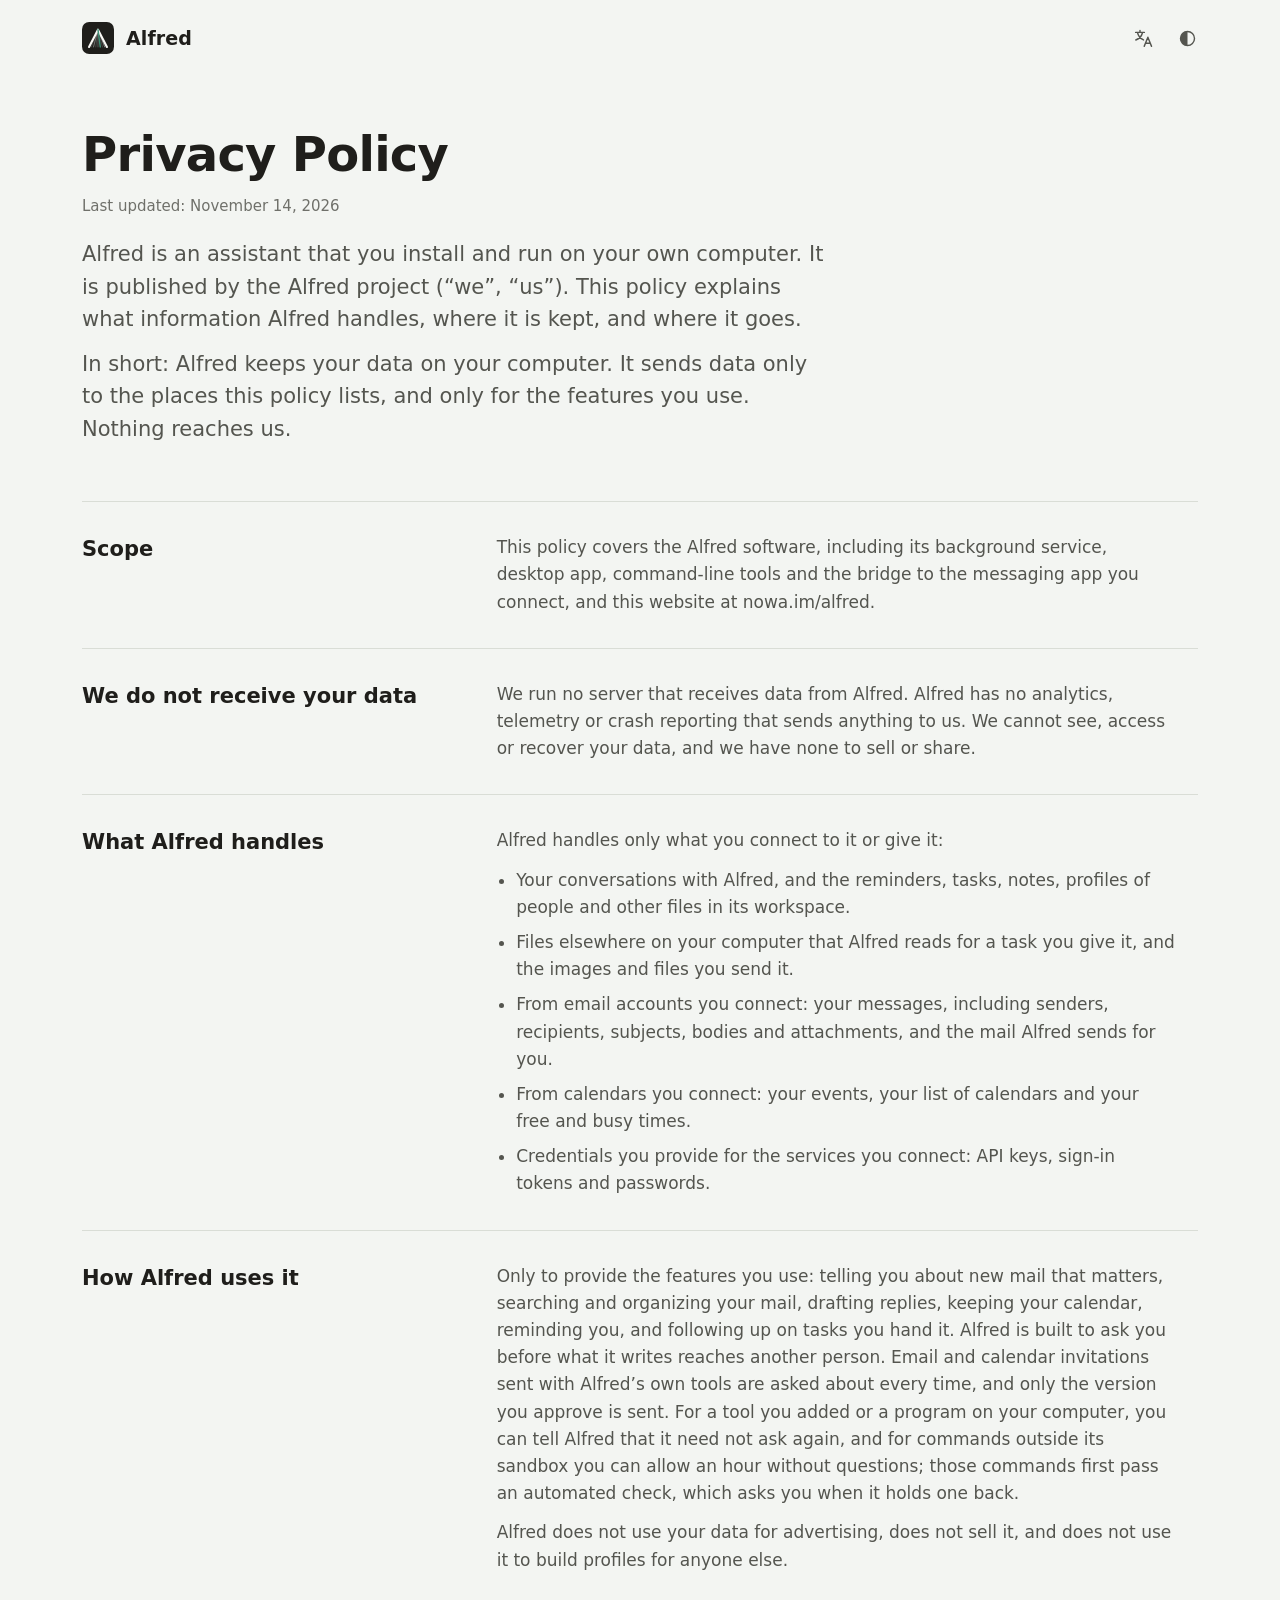
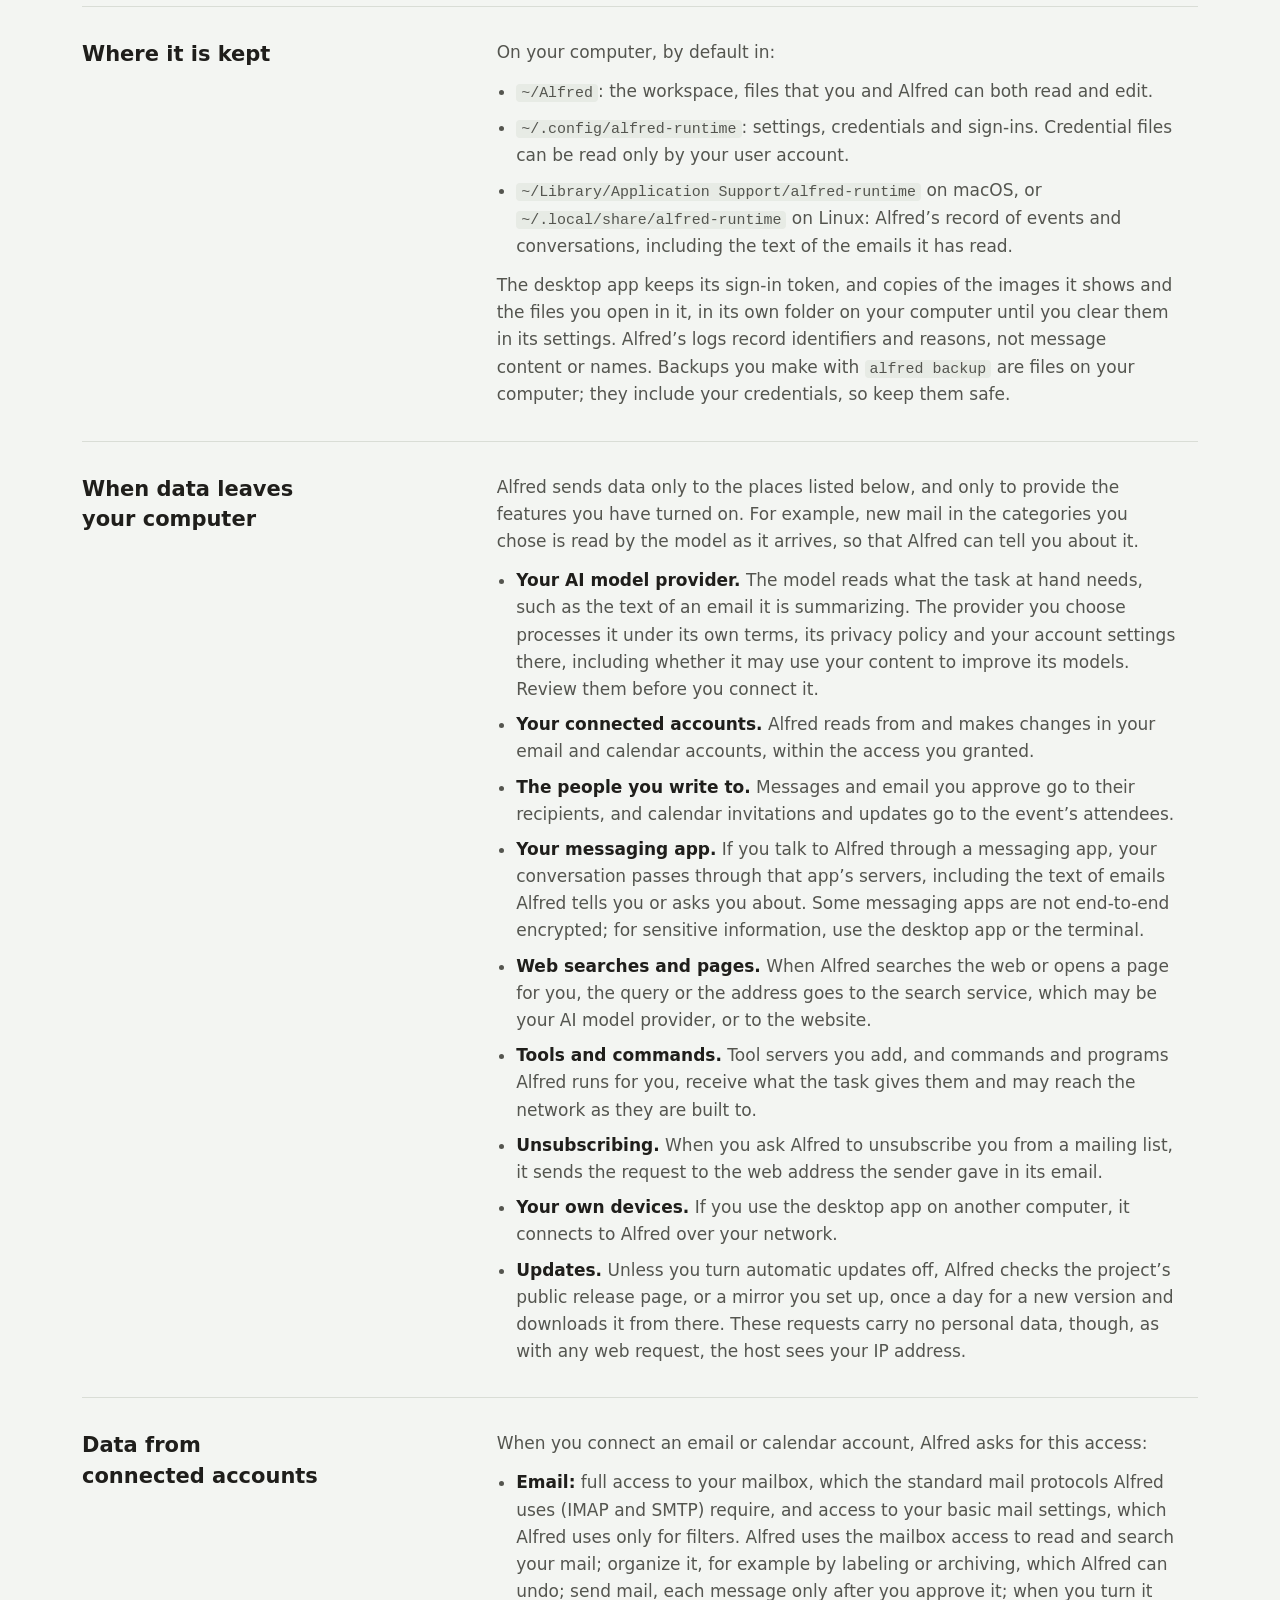
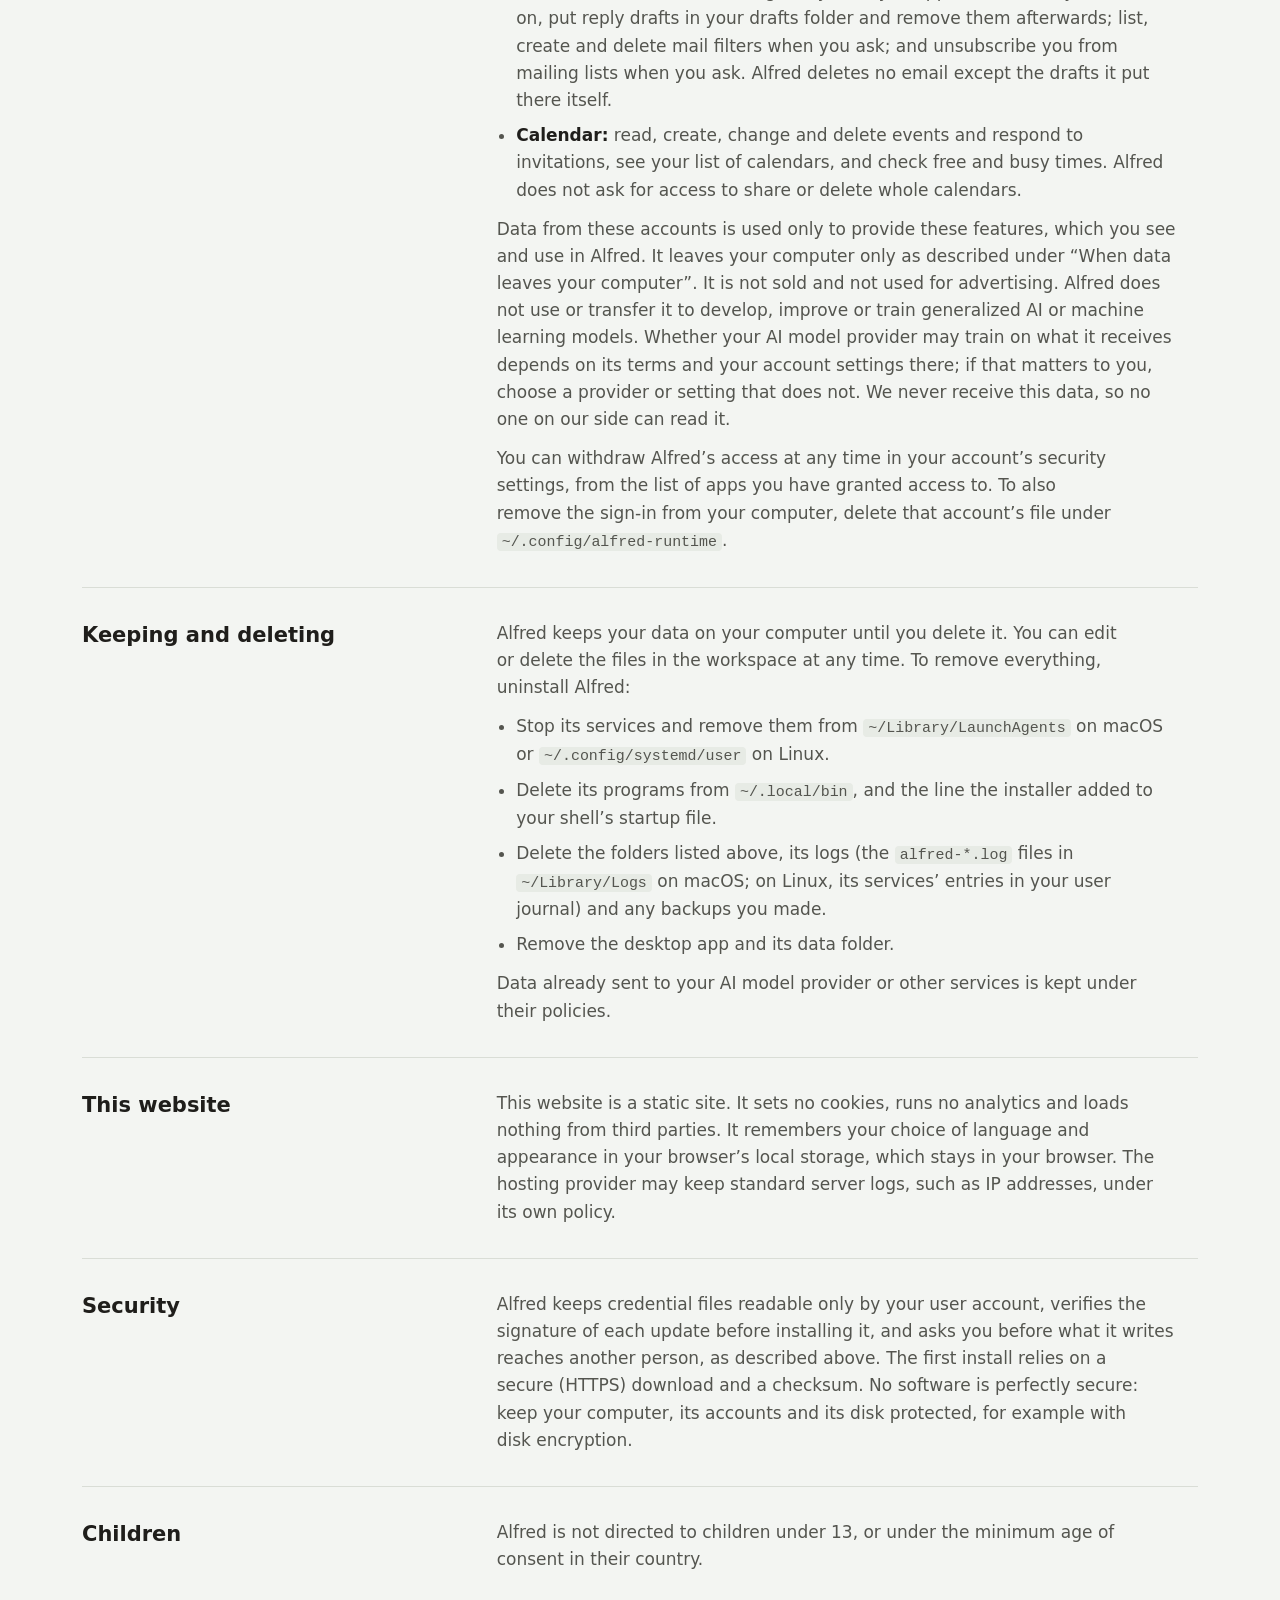
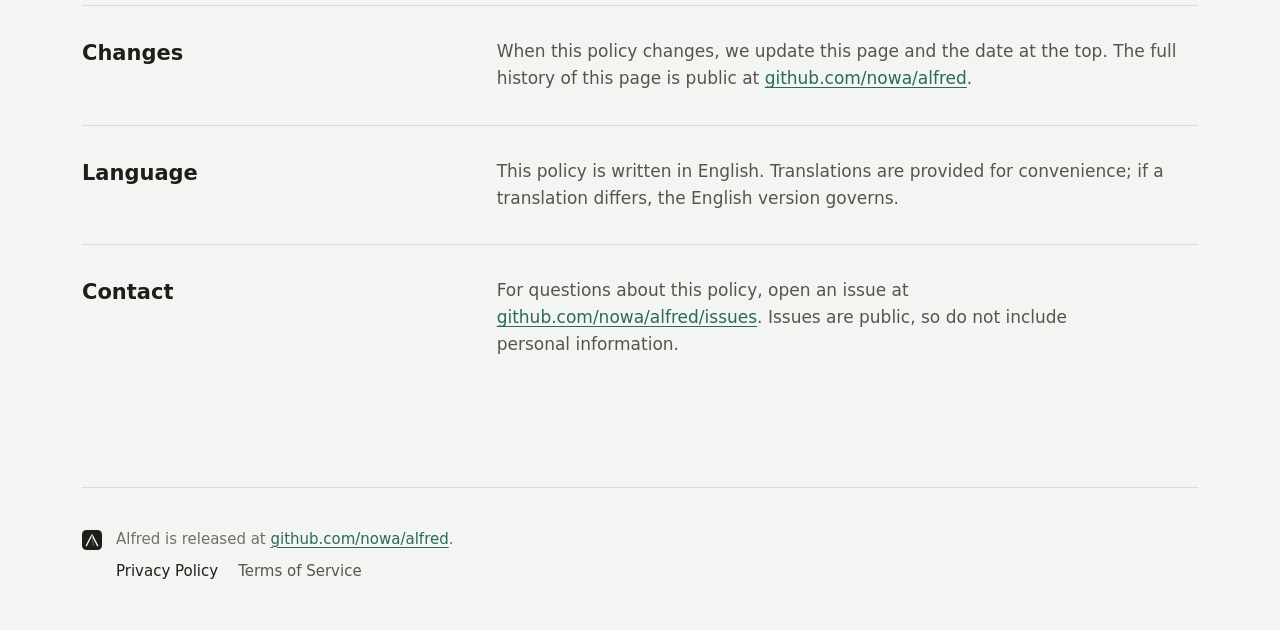
<file: site/privacy/index.html>
<!doctype html>
<html lang="en">
<head>
<meta charset="utf-8">
<meta name="viewport" content="width=device-width, initial-scale=1">
<title>Alfred Privacy Policy</title>
<meta name="description" content="How Alfred, an assistant that runs on your own computer, handles your information.">
<link rel="icon" href="../mark.svg" type="image/svg+xml">
<link rel="stylesheet" href="../style.css">
<script>
  // Before the first paint, as on the homepage: the language and the appearance. The page holds
  // all three languages and CSS shows this one, so nothing is swapped in later.
  (function () {
    var root = document.documentElement, langs = ["zh", "en", "ja"], saved = null, theme = null;
    try { saved = localStorage.getItem("alfred.lang"); theme = localStorage.getItem("alfred.theme"); } catch (e) {}
    var lang = langs.indexOf(saved) >= 0 ? saved : null;
    var preferred = navigator.languages || [navigator.language || ""];
    for (var i = 0; !lang && i < preferred.length; i++) {
      var code = String(preferred[i]).toLowerCase().slice(0, 2);
      if (langs.indexOf(code) >= 0) lang = code;
    }
    lang = lang || "en";
    root.lang = { zh: "zh-Hans", en: "en", ja: "ja" }[lang];
    root.dataset.lang = lang;
    if (theme === "light" || theme === "dark") root.dataset.theme = theme;
  })();
</script>
</head>
<body>
<header class="wrap bar">
  <a class="name" href="../">
    <svg class="mark" viewBox="0 0 100 100" aria-hidden="true">
      <rect width="100" height="100" rx="22.5" class="mark-tile"/>
      <g class="mark-rays" fill="none" stroke-linecap="round">
        <path d="M29 78 L50 24" stroke-width="1.2" stroke-opacity=".45"/>
        <path d="M36 78 L50 24" stroke-width="2.2" stroke-opacity=".55"/>
        <path d="M43 78 L50 24" stroke-width="1.2" stroke-opacity=".45"/>
        <path d="M50 78 L50 24" stroke-width="1.6" stroke-opacity=".5"/>
        <path d="M64 78 L50 24" stroke-width="1.2" stroke-opacity=".45"/>
        <path d="M71 78 L50 24" stroke-width="2.6" stroke-opacity=".55"/>
      </g>
      <path d="M22 78 L50 24 L78 78" class="mark-line" fill="none" stroke-width="6.5" stroke-linecap="round" stroke-linejoin="round"/>
      <path d="M57 78 L50 24" class="mark-accent" fill="none" stroke-width="4.5" stroke-linecap="round"/>
    </svg>
    Alfred
  </a>
  <div class="controls">
    <div class="menu-wrap">
      <button type="button" class="icon-button" id="lang-button" aria-haspopup="menu" aria-expanded="false" aria-controls="lang-menu" aria-label="Language">
        <svg viewBox="0 0 24 24" aria-hidden="true" fill="none" stroke="currentColor" stroke-width="1.6" stroke-linecap="round" stroke-linejoin="round"><path d="M8 2.8v2.2M3 5h10"/><path d="M5.2 5.4c.9 3.9 3.3 6.6 6.8 8.3M10.8 5.4c-.9 3.9-3.3 6.6-7.6 8.3"/><path d="M12.8 21l4.2-10.5L21.2 21M14.3 17.4h5.4"/></svg>
      </button>
      <div class="menu" id="lang-menu" role="menu" aria-label="Language" hidden>
        <button type="button" role="menuitemradio" data-lang="zh" lang="zh-Hans" aria-checked="false">中文</button>
        <button type="button" role="menuitemradio" data-lang="en" lang="en" aria-checked="true">English</button>
        <button type="button" role="menuitemradio" data-lang="ja" lang="ja" aria-checked="false">日本語</button>
      </div>
    </div>
    <button type="button" class="icon-button" id="theme-button" aria-label="Appearance: System">
      <svg viewBox="0 0 24 24" aria-hidden="true" data-mode="system" fill="none" stroke="currentColor" stroke-width="1.6"><circle cx="12" cy="12" r="8"/><path d="M12 4a8 8 0 0 0 0 16z" fill="currentColor" stroke="none"/></svg>
      <svg viewBox="0 0 24 24" aria-hidden="true" data-mode="light" fill="none" stroke="currentColor" stroke-width="1.6" stroke-linecap="round" hidden><circle cx="12" cy="12" r="4"/><path d="M12 2.5v2.2M12 19.3v2.2M2.5 12h2.2M19.3 12h2.2M5.3 5.3l1.6 1.6M17.1 17.1l1.6 1.6M5.3 18.7l1.6-1.6M17.1 6.9l1.6-1.6"/></svg>
      <svg viewBox="0 0 24 24" aria-hidden="true" data-mode="dark" fill="none" stroke="currentColor" stroke-width="1.6" stroke-linejoin="round" hidden><path d="M19.5 14.2A8 8 0 0 1 9.8 4.5a8 8 0 1 0 9.7 9.7z"/></svg>
    </button>
  </div>
</header>

<main class="wrap legal">

<article class="doc l10n" lang="en">
  <header class="doc-head">
    <h1>Privacy Policy</h1>
    <p class="updated">Last updated: <time datetime="2026-11-14">November 14, 2026</time></p>
    <p class="lede">Alfred is an assistant that you install and run on your own computer. It is published by the Alfred project (“we”, “us”). This policy explains what information Alfred handles, where it is kept, and where it goes.</p>
    <p class="lede">In short: Alfred keeps your data on your computer. It sends data only to the places this policy lists, and only for the features you use. Nothing reaches us.</p>
  </header>

  <section class="clause">
    <h2>Scope</h2>
    <div class="clause-body">
      <p>This policy covers the Alfred software, including its background service, desktop app, command-line tools and the bridge to the messaging app you connect, and this website at nowa.im/alfred.</p>
    </div>
  </section>

  <section class="clause">
    <h2>We do not receive your data</h2>
    <div class="clause-body">
      <p>We run no server that receives data from Alfred. Alfred has no analytics, telemetry or crash reporting that sends anything to us. We cannot see, access or recover your data, and we have none to sell or share.</p>
    </div>
  </section>

  <section class="clause">
    <h2>What Alfred handles</h2>
    <div class="clause-body">
      <p>Alfred handles only what you connect to it or give it:</p>
      <ul>
        <li>Your conversations with Alfred, and the reminders, tasks, notes, profiles of people and other files in its workspace.</li>
        <li>Files elsewhere on your computer that Alfred reads for a task you give it, and the images and files you send it.</li>
        <li>From email accounts you connect: your messages, including senders, recipients, subjects, bodies and attachments, and the mail Alfred sends for you.</li>
        <li>From calendars you connect: your events, your list of calendars and your free and busy times.</li>
        <li>Credentials you provide for the services you connect: API keys, sign-in tokens and passwords.</li>
      </ul>
    </div>
  </section>

  <section class="clause">
    <h2>How Alfred uses it</h2>
    <div class="clause-body">
      <p>Only to provide the features you use: telling you about new mail that matters, searching and organizing your mail, drafting replies, keeping your calendar, reminding you, and following up on tasks you hand it. Alfred is built to ask you before what it writes reaches another person. Email and calendar invitations sent with Alfred’s own tools are asked about every time, and only the version you approve is sent. For a tool you added or a program on your computer, you can tell Alfred that it need not ask again, and for commands outside its sandbox you can allow an hour without questions; those commands first pass an automated check, which asks you when it holds one back.</p>
      <p>Alfred does not use your data for advertising, does not sell it, and does not use it to build profiles for anyone else.</p>
    </div>
  </section>

  <section class="clause">
    <h2>Where it is kept</h2>
    <div class="clause-body">
      <p>On your computer, by default in:</p>
      <ul>
        <li><code>~/Alfred</code>: the workspace, files that you and Alfred can both read and edit.</li>
        <li><code>~/.config/alfred-runtime</code>: settings, credentials and sign-ins. Credential files can be read only by your user account.</li>
        <li><code>~/Library/Application Support/alfred-runtime</code> on macOS, or <code>~/.local/share/alfred-runtime</code> on Linux: Alfred’s record of events and conversations, including the text of the emails it has read.</li>
      </ul>
      <p>The desktop app keeps its sign-in token, and copies of the images it shows and the files you open in it, in its own folder on your computer until you clear them in its settings. Alfred’s logs record identifiers and reasons, not message content or names. Backups you make with <code>alfred backup</code> are files on your computer; they include your credentials, so keep them safe.</p>
    </div>
  </section>

  <section class="clause">
    <h2>When data leaves your computer</h2>
    <div class="clause-body">
      <p>Alfred sends data only to the places listed below, and only to provide the features you have turned on. For example, new mail in the categories you chose is read by the model as it arrives, so that Alfred can tell you about it.</p>
      <ul>
        <li><strong>Your AI model provider.</strong> The model reads what the task at hand needs, such as the text of an email it is summarizing. The provider you choose processes it under its own terms, its privacy policy and your account settings there, including whether it may use your content to improve its models. Review them before you connect it.</li>
        <li><strong>Your connected accounts.</strong> Alfred reads from and makes changes in your email and calendar accounts, within the access you granted.</li>
        <li><strong>The people you write to.</strong> Messages and email you approve go to their recipients, and calendar invitations and updates go to the event’s attendees.</li>
        <li><strong>Your messaging app.</strong> If you talk to Alfred through a messaging app, your conversation passes through that app’s servers, including the text of emails Alfred tells you or asks you about. Some messaging apps are not end-to-end encrypted; for sensitive information, use the desktop app or the terminal.</li>
        <li><strong>Web searches and pages.</strong> When Alfred searches the web or opens a page for you, the query or the address goes to the search service, which may be your AI model provider, or to the website.</li>
        <li><strong>Tools and commands.</strong> Tool servers you add, and commands and programs Alfred runs for you, receive what the task gives them and may reach the network as they are built to.</li>
        <li><strong>Unsubscribing.</strong> When you ask Alfred to unsubscribe you from a mailing list, it sends the request to the web address the sender gave in its email.</li>
        <li><strong>Your own devices.</strong> If you use the desktop app on another computer, it connects to Alfred over your network.</li>
        <li><strong>Updates.</strong> Unless you turn automatic updates off, Alfred checks the project’s public release page, or a mirror you set up, once a day for a new version and downloads it from there. These requests carry no personal data, though, as with any web request, the host sees your IP address.</li>
      </ul>
    </div>
  </section>

  <section class="clause">
    <h2>Data from connected accounts</h2>
    <div class="clause-body">
      <p>When you connect an email or calendar account, Alfred asks for this access:</p>
      <ul>
        <li><strong>Email:</strong> full access to your mailbox, which the standard mail protocols Alfred uses (IMAP and SMTP) require, and access to your basic mail settings, which Alfred uses only for filters. Alfred uses the mailbox access to read and search your mail; organize it, for example by labeling or archiving, which Alfred can undo; send mail, each message only after you approve it; when you turn it on, put reply drafts in your drafts folder and remove them afterwards; list, create and delete mail filters when you ask; and unsubscribe you from mailing lists when you ask. Alfred deletes no email except the drafts it put there itself.</li>
        <li><strong>Calendar:</strong> read, create, change and delete events and respond to invitations, see your list of calendars, and check free and busy times. Alfred does not ask for access to share or delete whole calendars.</li>
      </ul>
      <p>Data from these accounts is used only to provide these features, which you see and use in Alfred. It leaves your computer only as described under “When data leaves your computer”. It is not sold and not used for advertising. Alfred does not use or transfer it to develop, improve or train generalized AI or machine learning models. Whether your AI model provider may train on what it receives depends on its terms and your account settings there; if that matters to you, choose a provider or setting that does not. We never receive this data, so no one on our side can read it.</p>
      <p>You can withdraw Alfred’s access at any time in your account’s security settings, from the list of apps you have granted access to. To also remove the sign-in from your computer, delete that account’s file under <code>~/.config/alfred-runtime</code>.</p>
    </div>
  </section>

  <section class="clause">
    <h2>Keeping and deleting</h2>
    <div class="clause-body">
      <p>Alfred keeps your data on your computer until you delete it. You can edit or delete the files in the workspace at any time. To remove everything, uninstall Alfred:</p>
      <ul>
        <li>Stop its services and remove them from <code>~/Library/LaunchAgents</code> on macOS or <code>~/.config/systemd/user</code> on Linux.</li>
        <li>Delete its programs from <code>~/.local/bin</code>, and the line the installer added to your shell’s startup file.</li>
        <li>Delete the folders listed above, its logs (the <code>alfred-*.log</code> files in <code>~/Library/Logs</code> on macOS; on Linux, its services’ entries in your user journal) and any backups you made.</li>
        <li>Remove the desktop app and its data folder.</li>
      </ul>
      <p>Data already sent to your AI model provider or other services is kept under their policies.</p>
    </div>
  </section>

  <section class="clause">
    <h2>This website</h2>
    <div class="clause-body">
      <p>This website is a static site. It sets no cookies, runs no analytics and loads nothing from third parties. It remembers your choice of language and appearance in your browser’s local storage, which stays in your browser. The hosting provider may keep standard server logs, such as IP addresses, under its own policy.</p>
    </div>
  </section>

  <section class="clause">
    <h2>Security</h2>
    <div class="clause-body">
      <p>Alfred keeps credential files readable only by your user account, verifies the signature of each update before installing it, and asks you before what it writes reaches another person, as described above. The first install relies on a secure (HTTPS) download and a checksum. No software is perfectly secure: keep your computer, its accounts and its disk protected, for example with disk encryption.</p>
    </div>
  </section>

  <section class="clause">
    <h2>Children</h2>
    <div class="clause-body">
      <p>Alfred is not directed to children under 13, or under the minimum age of consent in their country.</p>
    </div>
  </section>

  <section class="clause">
    <h2>Changes</h2>
    <div class="clause-body">
      <p>When this policy changes, we update this page and the date at the top. The full history of this page is public at <a href="https://github.com/nowa/alfred/commits/main/site/privacy">github.com/nowa/alfred</a>.</p>
    </div>
  </section>

  <section class="clause">
    <h2>Language</h2>
    <div class="clause-body">
      <p>This policy is written in English. Translations are provided for convenience; if a translation differs, the English version governs.</p>
    </div>
  </section>

  <section class="clause">
    <h2>Contact</h2>
    <div class="clause-body">
      <p>For questions about this policy, open an issue at <a href="https://github.com/nowa/alfred/issues">github.com/nowa/alfred/issues</a>. Issues are public, so do not include personal information.</p>
    </div>
  </section>
</article>

<article class="doc l10n" lang="zh-Hans">
  <header class="doc-head">
    <p class="governs">本页是英文版的译文，仅供参考；如与英文版不一致，以英文版为准。<button type="button" data-read="en">阅读英文版</button></p>
    <h1>隐私政策</h1>
    <p class="updated">最后更新：<time datetime="2026-11-14">2026 年 11 月 14 日</time></p>
    <p class="lede">Alfred 是你安装在自己电脑上运行的助理，由 Alfred 项目（下称“我们”）发布。本政策说明 Alfred 处理哪些信息、存在哪里、发往哪里。</p>
    <p class="lede">简而言之：Alfred 把你的数据存在你的电脑上，只为你使用的功能，向本政策列出的地方发送数据。我们收不到任何数据。</p>
  </header>

  <section class="clause">
    <h2>适用范围</h2>
    <div class="clause-body">
      <p>本政策适用于 Alfred 软件，包括后台服务、桌面 App、命令行工具和连接你的消息应用的程序，以及本网站 nowa.im/alfred。</p>
    </div>
  </section>

  <section class="clause">
    <h2>我们不接收你的数据</h2>
    <div class="clause-body">
      <p>我们不运营接收 Alfred 数据的服务器。Alfred 没有向我们发送任何内容的访问统计、遥测或崩溃上报。我们看不到、取不到、也无法恢复你的数据，也没有可以出售或分享的数据。</p>
    </div>
  </section>

  <section class="clause">
    <h2>Alfred 处理的信息</h2>
    <div class="clause-body">
      <p>Alfred 只处理你接入或交给它的信息：</p>
      <ul>
        <li>你和 Alfred 的对话，以及工作区里的提醒、事项、笔记、人物档案和其他文件。</li>
        <li>Alfred 为你交代的事读取的工作区以外的文件，以及你发给它的图片和文件。</li>
        <li>你接入的邮箱里的邮件，包括发件人、收件人、主题、正文和附件，以及 Alfred 替你发出的邮件。</li>
        <li>你接入的日历里的日程、日历列表和忙闲时间。</li>
        <li>你为接入服务提供的凭据：API key、登录 token 和密码。</li>
      </ul>
    </div>
  </section>

  <section class="clause">
    <h2>Alfred 怎样使用这些信息</h2>
    <div class="clause-body">
      <p>只用于提供你使用的功能：告诉你值得关注的新邮件，搜索和整理邮件，起草回复，管理日程，提醒你，跟进你交给它的事。Alfred 的设计是：它写的内容送达别人之前先问你。用 Alfred 自己的工具发出的邮件和日历邀请，每次都问，只发出你同意的版本。对你添加的工具或电脑上的某个程序，你可以告诉 Alfred 以后不用再问；对沙箱外的命令，你还可以允许一小时内不问。这些命令先经过一道自动检查，被拦下时才问你。</p>
      <p>Alfred 不把你的数据用于广告，不出售，也不为任何其他人建立画像。</p>
    </div>
  </section>

  <section class="clause">
    <h2>存在哪里</h2>
    <div class="clause-body">
      <p>存在你的电脑上，默认位置是：</p>
      <ul>
        <li><code>~/Alfred</code>：工作区，你和 Alfred 都可以读写的文件。</li>
        <li><code>~/.config/alfred-runtime</code>：设置、凭据和登录。凭据文件只有你的用户账户能读。</li>
        <li>macOS 上的 <code>~/Library/Application Support/alfred-runtime</code>，Linux 上的 <code>~/.local/share/alfred-runtime</code>：Alfred 对事件和对话的记录，包括它读过的邮件的正文。</li>
      </ul>
      <p>桌面 App 把登录 token，以及它显示过的图片和你在其中打开过的文件的副本，存在它自己在本机的文件夹里，直到你在它的设置里清除。Alfred 的日志只记 ID 和原因，不记消息内容和姓名。用 <code>alfred backup</code> 做的备份也是你电脑上的文件，里面包括你的凭据，请妥善保管。</p>
    </div>
  </section>

  <section class="clause">
    <h2>数据什么时候离开你的电脑</h2>
    <div class="clause-body">
      <p>Alfred 只把数据发往下面列出的地方，并且只为提供你开启的功能。比如你选定的分类里来了新邮件，模型会在邮件到达时读取，以便 Alfred 告诉你。</p>
      <ul>
        <li><strong>你的 AI 模型服务商。</strong>模型读取当前任务需要的内容，比如它要总结的那封邮件的正文。你选的服务商按它自己的条款、隐私政策和你在那里的账户设置处理这些内容，其中包括能否用你的内容改进模型。接入之前请先查看。</li>
        <li><strong>你接入的账户。</strong>Alfred 在你授予的权限内，读取和修改你的邮箱和日历。</li>
        <li><strong>你写信的对象。</strong>你同意发出的消息和邮件会发给收件人，日历邀请和更新会发给日程的参会人。</li>
        <li><strong>你的消息应用。</strong>如果你通过消息应用和 Alfred 对话，对话会经过这个应用的服务器，其中包括 Alfred 告诉你或问你的邮件的正文。有些消息应用不是端到端加密的，敏感信息请在桌面 App 或终端里处理。</li>
        <li><strong>网页搜索和网页。</strong>Alfred 替你搜索或打开网页时，搜索词或网址会发给搜索服务（可能就是你的 AI 模型服务商）或那个网站。</li>
        <li><strong>工具和命令。</strong>你添加的工具服务器，以及 Alfred 替你运行的命令和程序，会收到任务交给它们的内容，并可能按它们本身的设计访问网络。</li>
        <li><strong>退订。</strong>你让 Alfred 帮你退订邮件列表时，它把退订请求发到发件人在邮件里给出的网址。</li>
        <li><strong>你自己的设备。</strong>你在另一台电脑上使用桌面 App 时，它通过你的网络连接 Alfred。</li>
        <li><strong>更新。</strong>除非你关闭自动更新，Alfred 每天在项目的公开发布页或你设置的镜像检查一次新版本，并从那里下载。这些请求不带个人数据；和任何网络请求一样，对方能看到你的 IP 地址。</li>
      </ul>
    </div>
  </section>

  <section class="clause">
    <h2>接入的账户中的数据</h2>
    <div class="clause-body">
      <p>接入邮箱或日历时，Alfred 申请以下权限：</p>
      <ul>
        <li><strong>邮箱：</strong>完整的邮箱权限，这是 Alfred 使用的标准邮件协议（IMAP 和 SMTP）的要求；以及邮箱基本设置的权限，Alfred 只用它管理过滤器。Alfred 用邮箱权限读取和搜索邮件；整理邮件，比如加标签或归档，Alfred 可以撤销；发送邮件，每一封都要经你同意；在你开启时，把回信的草稿放进草稿箱，之后再移除；在你要求时，列出、建立和删除邮件过滤器；在你要求时，帮你退订邮件列表。除了它自己放进草稿箱的草稿，Alfred 不删除任何邮件。</li>
        <li><strong>日历：</strong>读取、新建、修改和删除日程，回复邀请，查看日历列表，查询忙闲时间。Alfred 不申请分享或删除整个日历的权限。</li>
      </ul>
      <p>这些账户中的数据只用于提供上述功能，这些功能你在 Alfred 里看得到、用得到。这些数据只按“数据什么时候离开你的电脑”一节所述离开你的电脑。它们不会被出售，也不用于广告。Alfred 不使用、也不转交这些数据来开发、改进或训练通用的 AI 或机器学习模型。你的 AI 模型服务商能否用收到的内容训练模型，取决于它的条款和你在那里的账户设置；如果你在意，请选择不这样做的服务商或设置。我们收不到这些数据，我们这边也没有任何人能读到。</p>
      <p>你可以随时撤回 Alfred 的权限：在账户的安全设置里，从已授权的应用列表中移除。要同时删除本机上的登录，删除 <code>~/.config/alfred-runtime</code> 下这个账户的文件。</p>
    </div>
  </section>

  <section class="clause">
    <h2>保存和删除</h2>
    <div class="clause-body">
      <p>Alfred 把数据保存在你的电脑上，直到你删除。工作区里的文件随时可以修改和删除。要删除全部数据，请卸载 Alfred：</p>
      <ul>
        <li>停止它的各个服务，并把它们从 macOS 的 <code>~/Library/LaunchAgents</code> 或 Linux 的 <code>~/.config/systemd/user</code> 中移除。</li>
        <li>删除 <code>~/.local/bin</code> 里 Alfred 的程序，以及安装程序在 shell 启动文件里加的那一行。</li>
        <li>删除上面列出的文件夹、它的日志（macOS 上是 <code>~/Library/Logs</code> 里的 <code>alfred-*.log</code> 文件，Linux 上是你的用户日志里它的各个服务的记录）和你做过的备份。</li>
        <li>删除桌面 App 和它的数据文件夹。</li>
      </ul>
      <p>已经发给 AI 模型服务商等其他服务的数据，按它们各自的政策保存。</p>
    </div>
  </section>

  <section class="clause">
    <h2>本网站</h2>
    <div class="clause-body">
      <p>本网站是静态网站，不使用 cookie，不统计访问，不加载第三方资源。你选的语言和外观存在浏览器的本地存储里，不会离开你的浏览器。托管服务商可能按它自己的政策保存常规的服务器日志，比如 IP 地址。</p>
    </div>
  </section>

  <section class="clause">
    <h2>安全</h2>
    <div class="clause-body">
      <p>Alfred 的凭据文件只有你的用户账户能读，每次更新安装前都验证签名，它写的内容送达别人之前按上文所述先问你。第一次安装依靠安全的（HTTPS）下载和校验和。没有绝对安全的软件，请保护好你的电脑、账户和磁盘，比如开启磁盘加密。</p>
    </div>
  </section>

  <section class="clause">
    <h2>儿童</h2>
    <div class="clause-body">
      <p>Alfred 不面向 13 岁以下、或低于所在国家规定的同意年龄的儿童。</p>
    </div>
  </section>

  <section class="clause">
    <h2>变更</h2>
    <div class="clause-body">
      <p>本政策变更时，我们会更新本页和页首的日期。本页的完整修改历史公开在 <a href="https://github.com/nowa/alfred/commits/main/site/privacy">github.com/nowa/alfred</a>。</p>
    </div>
  </section>

  <section class="clause">
    <h2>语言</h2>
    <div class="clause-body">
      <p>本政策以英文写成。译文仅供参考，如与英文版不一致，以英文版为准。</p>
    </div>
  </section>

  <section class="clause">
    <h2>联系</h2>
    <div class="clause-body">
      <p>对本政策有疑问，请在 <a href="https://github.com/nowa/alfred/issues">github.com/nowa/alfred/issues</a> 提交 issue。issue 是公开的，请不要写入个人信息。</p>
    </div>
  </section>
</article>

<article class="doc l10n" lang="ja">
  <header class="doc-head">
    <p class="governs">このページは英語版の翻訳で、参考のためのものです。内容に相違がある場合は英語版が優先します。<button type="button" data-read="en">英語版を読む</button></p>
    <h1>プライバシーポリシー</h1>
    <p class="updated">最終更新日：<time datetime="2026-11-14">2026年11月14日</time></p>
    <p class="lede">Alfred は、あなたが自分のコンピュータにインストールして動かすアシスタントで、Alfred プロジェクト（以下「私たち」）が公開しています。このポリシーでは、Alfred が扱う情報と、その保管場所、送信先を説明します。</p>
    <p class="lede">要約：Alfred はデータをあなたのコンピュータに保管します。データを送るのは、このポリシーに記載した送信先に対して、あなたが使う機能のためだけです。私たちには何も届きません。</p>
  </header>

  <section class="clause">
    <h2>対象</h2>
    <div class="clause-body">
      <p>このポリシーは、Alfred のソフトウェア（バックグラウンドのサービス、デスクトップアプリ、コマンドラインツール、接続したメッセージアプリとの連携プログラム）と、このウェブサイト nowa.im/alfred に適用されます。</p>
    </div>
  </section>

  <section class="clause">
    <h2>私たちはデータを受け取りません</h2>
    <div class="clause-body">
      <p>Alfred からデータを受け取るサーバーを、私たちは運営していません。Alfred には、私たちに何かを送るアクセス解析、テレメトリー、クラッシュレポートの機能はありません。私たちはあなたのデータを見ることも、取り出すことも、復元することもできず、販売や共有をするデータも持っていません。</p>
    </div>
  </section>

  <section class="clause">
    <h2>Alfred が扱う情報</h2>
    <div class="clause-body">
      <p>Alfred が扱うのは、あなたが接続したもの、渡したものだけです。</p>
      <ul>
        <li>Alfred との会話と、ワークスペースにあるリマインダー、タスク、メモ、人物のプロフィールなどのファイル。</li>
        <li>あなたが頼んだ作業のために Alfred が読む、ワークスペース外のファイルと、あなたが Alfred に送った画像やファイル。</li>
        <li>接続したメールアカウントのメッセージ（差出人、宛先、件名、本文、添付ファイルを含む）と、Alfred があなたの代わりに送るメール。</li>
        <li>接続したカレンダーの予定、カレンダーの一覧、空き時間。</li>
        <li>接続するサービスのために渡した認証情報（API キー、ログインのトークン、パスワード）。</li>
      </ul>
    </div>
  </section>

  <section class="clause">
    <h2>Alfred による利用</h2>
    <div class="clause-body">
      <p>あなたが使う機能を提供するためだけに使います。大事な新着メールを知らせる、メールを検索・整理する、返信を下書きする、予定を管理する、リマインドする、任された用件をフォローする、といった機能です。Alfred は、書いたものが他の人に届く前にあなたに確認するように作られています。Alfred 自身のツールで送るメールとカレンダーの招待は毎回確認し、承認された版だけを送ります。あなたが追加したツールやコンピュータ上のプログラムについては、今後確認しなくてよいと伝えることができ、サンドボックス外のコマンドについては、1 時間確認なしにすることもできます。これらのコマンドはまず自動チェックを通り、止められたときにだけあなたに確認します。</p>
      <p>Alfred はあなたのデータを広告に使わず、販売せず、ほかの誰かのためのプロファイル作成にも使いません。</p>
    </div>
  </section>

  <section class="clause">
    <h2>保管場所</h2>
    <div class="clause-body">
      <p>あなたのコンピュータの中です。既定では次の場所に保管します。</p>
      <ul>
        <li><code>~/Alfred</code>：ワークスペース。あなたと Alfred の両方が読み書きできるファイル。</li>
        <li><code>~/.config/alfred-runtime</code>：設定、認証情報、ログイン。認証情報のファイルは、あなたのユーザーアカウントだけが読めます。</li>
        <li>macOS では <code>~/Library/Application Support/alfred-runtime</code>、Linux では <code>~/.local/share/alfred-runtime</code>：Alfred によるイベントと会話の記録（読んだメールの本文を含む）。</li>
      </ul>
      <p>デスクトップアプリは、ログインのトークンと、表示した画像やアプリで開いたファイルのコピーを、設定で消去するまで、コンピュータ上の自身のフォルダに保管します。Alfred のログに残るのは ID と理由だけで、メッセージの内容や名前は残りません。<code>alfred backup</code> で作るバックアップもあなたのコンピュータ上のファイルで、認証情報を含むため、大切に保管してください。</p>
    </div>
  </section>

  <section class="clause">
    <h2>データがコンピュータの外に出るとき</h2>
    <div class="clause-body">
      <p>Alfred がデータを送るのは、以下に挙げる送信先に対してだけで、あなたがオンにした機能を提供するためだけです。たとえば、選んだカテゴリに新しいメールが届くと、Alfred が知らせられるよう、モデルがそのときに読みます。</p>
      <ul>
        <li><strong>AI モデルの提供者。</strong>モデルは、要約するメールの本文など、その作業に必要な内容を読みます。あなたが選んだ提供者は、その利用規約、プライバシーポリシー、そこでのアカウント設定（あなたのコンテンツをモデルの改善に使えるかどうかを含む）に従って処理します。接続する前に確認してください。</li>
        <li><strong>接続したアカウント。</strong>Alfred は、あなたが許可した範囲で、メールとカレンダーのアカウントを読み、変更します。</li>
        <li><strong>あなたが書く相手。</strong>あなたが承認したメッセージやメールはその宛先に、カレンダーの招待や更新は予定の参加者に届きます。</li>
        <li><strong>メッセージアプリ。</strong>メッセージアプリで Alfred とやり取りする場合、会話はそのアプリのサーバーを通ります。Alfred が知らせたり確認したりするメールの本文も含まれます。エンドツーエンドで暗号化されないアプリもあるため、機密性の高い情報はデスクトップアプリかターミナルで扱ってください。</li>
        <li><strong>ウェブの検索とページ。</strong>Alfred があなたのためにウェブを検索したりページを開いたりすると、検索語やアドレスが検索サービス（AI モデルの提供者の場合もあります）やそのウェブサイトに送られます。</li>
        <li><strong>ツールとコマンド。</strong>あなたが追加したツールサーバーや、Alfred があなたのために実行するコマンドやプログラムは、作業で渡された内容を受け取り、それぞれの作りに応じてネットワークにアクセスすることがあります。</li>
        <li><strong>配信停止。</strong>メーリングリストの配信停止を頼まれると、Alfred は差出人がメールに記載したウェブアドレスに配信停止のリクエストを送ります。</li>
        <li><strong>あなた自身のデバイス。</strong>別のコンピュータでデスクトップアプリを使う場合、アプリはあなたのネットワークを通じて Alfred に接続します。</li>
        <li><strong>アップデート。</strong>自動アップデートをオフにしない限り、Alfred は 1 日 1 回、プロジェクトの公開リリースページまたはあなたが設定したミラーで新しいバージョンを確認し、そこからダウンロードします。このリクエストに個人データは含まれませんが、ほかのウェブのリクエストと同じく、ホストからは IP アドレスが見えます。</li>
      </ul>
    </div>
  </section>

  <section class="clause">
    <h2>接続したアカウントのデータ</h2>
    <div class="clause-body">
      <p>メールやカレンダーのアカウントを接続するとき、Alfred は次のアクセスを求めます。</p>
      <ul>
        <li><strong>メール：</strong>メールボックスへの完全なアクセス（Alfred が使う標準のメールプロトコル IMAP と SMTP がこれを必要とします）と、メールの基本設定へのアクセス（Alfred はフィルタにだけ使います）。Alfred はメールボックスへのアクセスを使って、メールを読み、検索する。ラベル付けやアーカイブなどで整理する（Alfred が元に戻せます）。メールを送る（1 通ごとにあなたの承認が必要）。オンにした場合は、返信の下書きを下書きフォルダに入れ、あとで取り除く。頼まれたときに、メールのフィルタを一覧、作成、削除する。頼まれたときに、メーリングリストの配信を停止する。Alfred は、自分で入れた下書き以外のメールを削除しません。</li>
        <li><strong>カレンダー：</strong>予定を読み、作成、変更、削除し、招待に返答する。カレンダーの一覧を見る。空き時間を確認する。カレンダー全体を共有したり削除したりするアクセスは求めません。</li>
      </ul>
      <p>これらのアカウントのデータは、あなたが Alfred で目にし、使う上記の機能を提供するためだけに使います。データがコンピュータの外に出るのは、「データがコンピュータの外に出るとき」で説明した場合だけです。販売せず、広告にも使いません。Alfred は、このデータを汎用の AI や機械学習モデルの開発、改善、学習のために使ったり渡したりしません。AI モデルの提供者が受け取った内容で学習できるかどうかは、その規約とそこでのアカウント設定によります。気になる場合は、学習に使わない提供者や設定を選んでください。私たちはこのデータを受け取らないため、私たちの側の誰かがそれを読むこともありません。</p>
      <p>アクセスはいつでも取り消せます。アカウントのセキュリティ設定で、アクセスを許可したアプリの一覧から取り消してください。コンピュータ上のログインも消すには、<code>~/.config/alfred-runtime</code> 以下にあるそのアカウントのファイルを削除してください。</p>
    </div>
  </section>

  <section class="clause">
    <h2>保存期間と削除</h2>
    <div class="clause-body">
      <p>Alfred は、あなたが削除するまでデータをコンピュータに保管します。ワークスペースのファイルは、いつでも編集、削除できます。すべてを消すには、Alfred をアンインストールします。</p>
      <ul>
        <li>各サービスを止め、macOS では <code>~/Library/LaunchAgents</code>、Linux では <code>~/.config/systemd/user</code> から取り除く。</li>
        <li><code>~/.local/bin</code> から Alfred のプログラムを削除し、インストーラーがシェルの起動ファイルに加えた行を削除する。</li>
        <li>上記のフォルダ、ログ（macOS では <code>~/Library/Logs</code> にある <code>alfred-*.log</code> ファイル、Linux ではユーザーのジャーナルにある各サービスの記録）、作成したバックアップを削除する。</li>
        <li>デスクトップアプリとそのデータフォルダを削除する。</li>
      </ul>
      <p>AI モデルの提供者などほかのサービスにすでに送られたデータは、それぞれのポリシーに従って保管されます。</p>
    </div>
  </section>

  <section class="clause">
    <h2>このウェブサイト</h2>
    <div class="clause-body">
      <p>このサイトは静的なサイトです。Cookie を使わず、アクセス解析をせず、第三者のリソースを読み込みません。言語と外観の選択はブラウザのローカルストレージに保存され、ブラウザの外には出ません。ホスティング事業者は、IP アドレスなど通常のサーバーログを、自身のポリシーに従って保管することがあります。</p>
    </div>
  </section>

  <section class="clause">
    <h2>セキュリティ</h2>
    <div class="clause-body">
      <p>Alfred は、認証情報のファイルをあなたのユーザーアカウントだけが読めるようにし、アップデートのたびにインストールの前に署名を検証し、Alfred が書いたものが他の人に届く前に、上で説明したとおりあなたに確認します。最初のインストールは、安全な（HTTPS の）ダウンロードとチェックサムに基づきます。完全に安全なソフトウェアはありません。ディスクの暗号化などで、コンピュータ、そのアカウント、ディスクを守ってください。</p>
    </div>
  </section>

  <section class="clause">
    <h2>子ども</h2>
    <div class="clause-body">
      <p>Alfred は、13 歳未満、またはお住まいの国で同意に必要な年齢に満たない子どもを対象としていません。</p>
    </div>
  </section>

  <section class="clause">
    <h2>変更</h2>
    <div class="clause-body">
      <p>このポリシーを変更したときは、このページと冒頭の日付を更新します。このページの変更履歴はすべて <a href="https://github.com/nowa/alfred/commits/main/site/privacy">github.com/nowa/alfred</a> で公開しています。</p>
    </div>
  </section>

  <section class="clause">
    <h2>言語</h2>
    <div class="clause-body">
      <p>このポリシーは英語で書かれています。翻訳は参考のためのもので、内容に相違がある場合は英語版が優先します。</p>
    </div>
  </section>

  <section class="clause">
    <h2>お問い合わせ</h2>
    <div class="clause-body">
      <p>このポリシーについての質問は、<a href="https://github.com/nowa/alfred/issues">github.com/nowa/alfred/issues</a> で issue を作成してください。issue は公開されるため、個人情報は書かないでください。</p>
    </div>
  </section>
</article>

</main>

<footer class="wrap foot ruled">
  <svg class="mark" viewBox="0 0 100 100" aria-hidden="true">
    <rect width="100" height="100" rx="22.5" class="mark-tile"/>
    <path d="M22 78 L50 24 L78 78" class="mark-line" fill="none" stroke-width="6.5" stroke-linecap="round" stroke-linejoin="round"/>
    <path d="M57 78 L50 24" class="mark-accent" fill="none" stroke-width="4.5" stroke-linecap="round"/>
  </svg>
  <div class="foot-text">
    <p class="l10n" lang="en">Alfred is released at <a href="https://github.com/nowa/alfred">github.com/nowa/alfred</a>.</p>
    <p class="l10n" lang="zh-Hans">Alfred 发布在 <a href="https://github.com/nowa/alfred">github.com/nowa/alfred</a>。</p>
    <p class="l10n" lang="ja">Alfred は <a href="https://github.com/nowa/alfred">github.com/nowa/alfred</a> で公開しています。</p>
    <p class="foot-links">
      <a href="../privacy/" aria-current="page"><span class="l10n" lang="en">Privacy Policy</span><span class="l10n" lang="zh-Hans">隐私政策</span><span class="l10n" lang="ja">プライバシーポリシー</span></a>
      <a href="../terms/"><span class="l10n" lang="en">Terms of Service</span><span class="l10n" lang="zh-Hans">服务条款</span><span class="l10n" lang="ja">利用規約</span></a>
    </p>
  </div>
</footer>

<script type="module" src="../legal.js"></script>
</body>
</html>
</file>
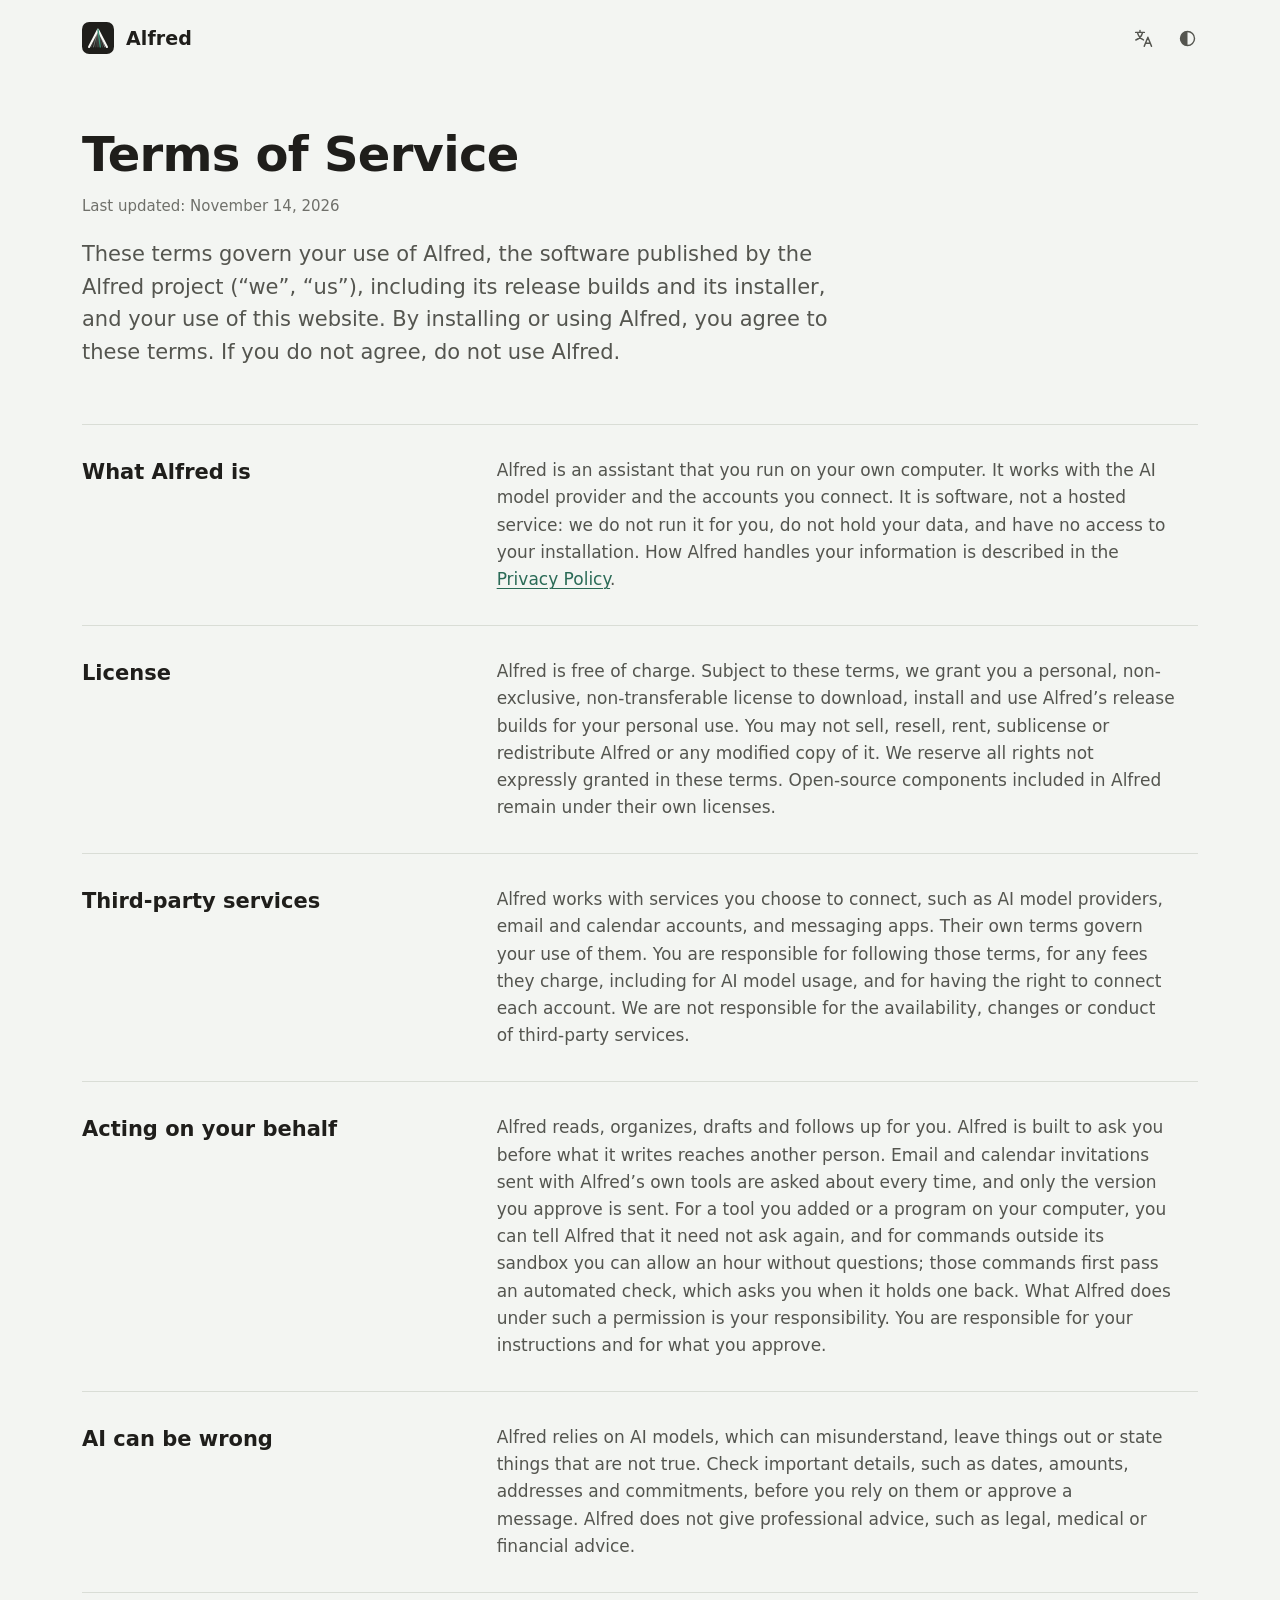
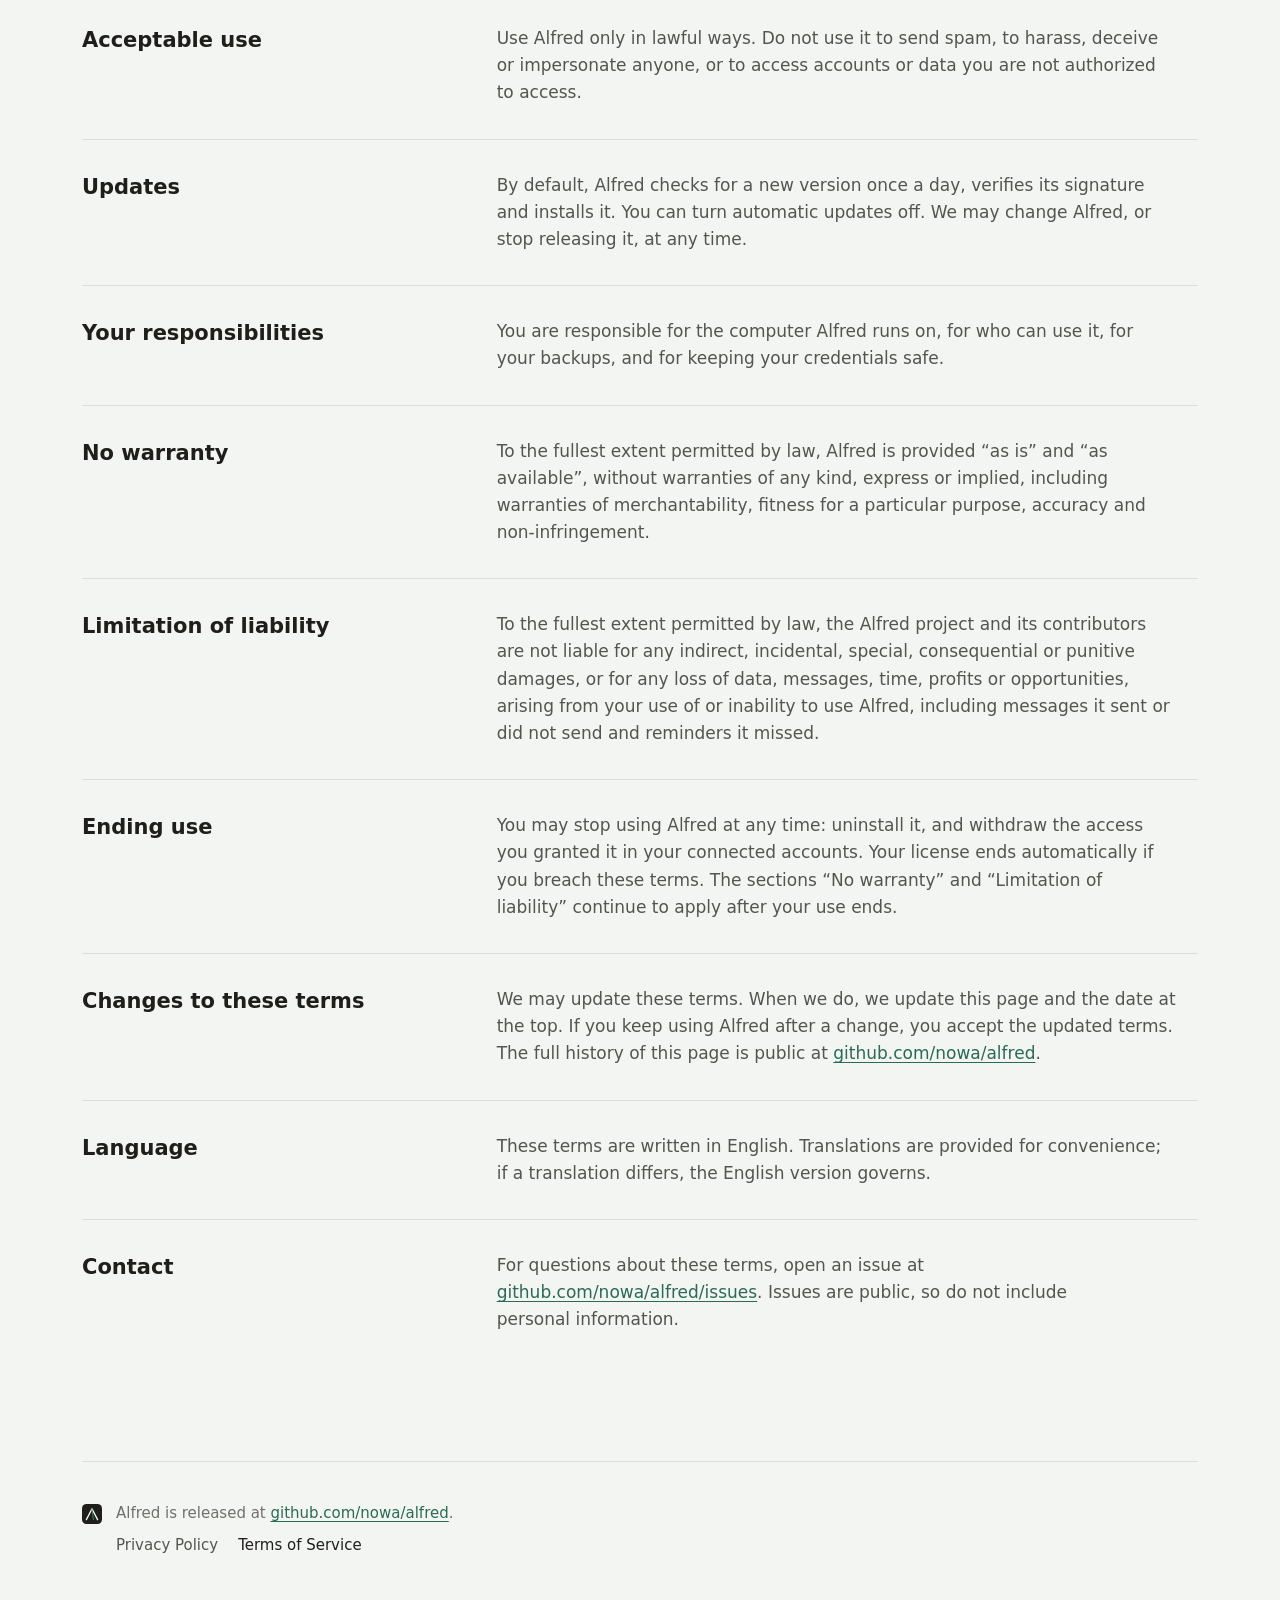
<file: site/terms/index.html>
<!doctype html>
<html lang="en">
<head>
<meta charset="utf-8">
<meta name="viewport" content="width=device-width, initial-scale=1">
<title>Alfred Terms of Service</title>
<meta name="description" content="The terms for using Alfred, an assistant that runs on your own computer.">
<link rel="icon" href="../mark.svg" type="image/svg+xml">
<link rel="stylesheet" href="../style.css">
<script>
  // Before the first paint, as on the homepage: the language and the appearance. The page holds
  // all three languages and CSS shows this one, so nothing is swapped in later.
  (function () {
    var root = document.documentElement, langs = ["zh", "en", "ja"], saved = null, theme = null;
    try { saved = localStorage.getItem("alfred.lang"); theme = localStorage.getItem("alfred.theme"); } catch (e) {}
    var lang = langs.indexOf(saved) >= 0 ? saved : null;
    var preferred = navigator.languages || [navigator.language || ""];
    for (var i = 0; !lang && i < preferred.length; i++) {
      var code = String(preferred[i]).toLowerCase().slice(0, 2);
      if (langs.indexOf(code) >= 0) lang = code;
    }
    lang = lang || "en";
    root.lang = { zh: "zh-Hans", en: "en", ja: "ja" }[lang];
    root.dataset.lang = lang;
    if (theme === "light" || theme === "dark") root.dataset.theme = theme;
  })();
</script>
</head>
<body>
<header class="wrap bar">
  <a class="name" href="../">
    <svg class="mark" viewBox="0 0 100 100" aria-hidden="true">
      <rect width="100" height="100" rx="22.5" class="mark-tile"/>
      <g class="mark-rays" fill="none" stroke-linecap="round">
        <path d="M29 78 L50 24" stroke-width="1.2" stroke-opacity=".45"/>
        <path d="M36 78 L50 24" stroke-width="2.2" stroke-opacity=".55"/>
        <path d="M43 78 L50 24" stroke-width="1.2" stroke-opacity=".45"/>
        <path d="M50 78 L50 24" stroke-width="1.6" stroke-opacity=".5"/>
        <path d="M64 78 L50 24" stroke-width="1.2" stroke-opacity=".45"/>
        <path d="M71 78 L50 24" stroke-width="2.6" stroke-opacity=".55"/>
      </g>
      <path d="M22 78 L50 24 L78 78" class="mark-line" fill="none" stroke-width="6.5" stroke-linecap="round" stroke-linejoin="round"/>
      <path d="M57 78 L50 24" class="mark-accent" fill="none" stroke-width="4.5" stroke-linecap="round"/>
    </svg>
    Alfred
  </a>
  <div class="controls">
    <div class="menu-wrap">
      <button type="button" class="icon-button" id="lang-button" aria-haspopup="menu" aria-expanded="false" aria-controls="lang-menu" aria-label="Language">
        <svg viewBox="0 0 24 24" aria-hidden="true" fill="none" stroke="currentColor" stroke-width="1.6" stroke-linecap="round" stroke-linejoin="round"><path d="M8 2.8v2.2M3 5h10"/><path d="M5.2 5.4c.9 3.9 3.3 6.6 6.8 8.3M10.8 5.4c-.9 3.9-3.3 6.6-7.6 8.3"/><path d="M12.8 21l4.2-10.5L21.2 21M14.3 17.4h5.4"/></svg>
      </button>
      <div class="menu" id="lang-menu" role="menu" aria-label="Language" hidden>
        <button type="button" role="menuitemradio" data-lang="zh" lang="zh-Hans" aria-checked="false">中文</button>
        <button type="button" role="menuitemradio" data-lang="en" lang="en" aria-checked="true">English</button>
        <button type="button" role="menuitemradio" data-lang="ja" lang="ja" aria-checked="false">日本語</button>
      </div>
    </div>
    <button type="button" class="icon-button" id="theme-button" aria-label="Appearance: System">
      <svg viewBox="0 0 24 24" aria-hidden="true" data-mode="system" fill="none" stroke="currentColor" stroke-width="1.6"><circle cx="12" cy="12" r="8"/><path d="M12 4a8 8 0 0 0 0 16z" fill="currentColor" stroke="none"/></svg>
      <svg viewBox="0 0 24 24" aria-hidden="true" data-mode="light" fill="none" stroke="currentColor" stroke-width="1.6" stroke-linecap="round" hidden><circle cx="12" cy="12" r="4"/><path d="M12 2.5v2.2M12 19.3v2.2M2.5 12h2.2M19.3 12h2.2M5.3 5.3l1.6 1.6M17.1 17.1l1.6 1.6M5.3 18.7l1.6-1.6M17.1 6.9l1.6-1.6"/></svg>
      <svg viewBox="0 0 24 24" aria-hidden="true" data-mode="dark" fill="none" stroke="currentColor" stroke-width="1.6" stroke-linejoin="round" hidden><path d="M19.5 14.2A8 8 0 0 1 9.8 4.5a8 8 0 1 0 9.7 9.7z"/></svg>
    </button>
  </div>
</header>

<main class="wrap legal">

<article class="doc l10n" lang="en">
  <header class="doc-head">
    <h1>Terms of Service</h1>
    <p class="updated">Last updated: <time datetime="2026-11-14">November 14, 2026</time></p>
    <p class="lede">These terms govern your use of Alfred, the software published by the Alfred project (“we”, “us”), including its release builds and its installer, and your use of this website. By installing or using Alfred, you agree to these terms. If you do not agree, do not use Alfred.</p>
  </header>

  <section class="clause">
    <h2>What Alfred is</h2>
    <div class="clause-body">
      <p>Alfred is an assistant that you run on your own computer. It works with the AI model provider and the accounts you connect. It is software, not a hosted service: we do not run it for you, do not hold your data, and have no access to your installation. How Alfred handles your information is described in the <a href="../privacy/">Privacy Policy</a>.</p>
    </div>
  </section>

  <section class="clause">
    <h2>License</h2>
    <div class="clause-body">
      <p>Alfred is free of charge. Subject to these terms, we grant you a personal, non-exclusive, non-transferable license to download, install and use Alfred’s release builds for your personal use. You may not sell, resell, rent, sublicense or redistribute Alfred or any modified copy of it. We reserve all rights not expressly granted in these terms. Open-source components included in Alfred remain under their own licenses.</p>
    </div>
  </section>

  <section class="clause">
    <h2>Third-party services</h2>
    <div class="clause-body">
      <p>Alfred works with services you choose to connect, such as AI model providers, email and calendar accounts, and messaging apps. Their own terms govern your use of them. You are responsible for following those terms, for any fees they charge, including for AI model usage, and for having the right to connect each account. We are not responsible for the availability, changes or conduct of third-party services.</p>
    </div>
  </section>

  <section class="clause">
    <h2>Acting on your behalf</h2>
    <div class="clause-body">
      <p>Alfred reads, organizes, drafts and follows up for you. Alfred is built to ask you before what it writes reaches another person. Email and calendar invitations sent with Alfred’s own tools are asked about every time, and only the version you approve is sent. For a tool you added or a program on your computer, you can tell Alfred that it need not ask again, and for commands outside its sandbox you can allow an hour without questions; those commands first pass an automated check, which asks you when it holds one back. What Alfred does under such a permission is your responsibility. You are responsible for your instructions and for what you approve.</p>
    </div>
  </section>

  <section class="clause">
    <h2>AI can be wrong</h2>
    <div class="clause-body">
      <p>Alfred relies on AI models, which can misunderstand, leave things out or state things that are not true. Check important details, such as dates, amounts, addresses and commitments, before you rely on them or approve a message. Alfred does not give professional advice, such as legal, medical or financial advice.</p>
    </div>
  </section>

  <section class="clause">
    <h2>Acceptable use</h2>
    <div class="clause-body">
      <p>Use Alfred only in lawful ways. Do not use it to send spam, to harass, deceive or impersonate anyone, or to access accounts or data you are not authorized to access.</p>
    </div>
  </section>

  <section class="clause">
    <h2>Updates</h2>
    <div class="clause-body">
      <p>By default, Alfred checks for a new version once a day, verifies its signature and installs it. You can turn automatic updates off. We may change Alfred, or stop releasing it, at any time.</p>
    </div>
  </section>

  <section class="clause">
    <h2>Your responsibilities</h2>
    <div class="clause-body">
      <p>You are responsible for the computer Alfred runs on, for who can use it, for your backups, and for keeping your credentials safe.</p>
    </div>
  </section>

  <section class="clause">
    <h2>No warranty</h2>
    <div class="clause-body">
      <p>To the fullest extent permitted by law, Alfred is provided “as is” and “as available”, without warranties of any kind, express or implied, including warranties of merchantability, fitness for a particular purpose, accuracy and non-infringement.</p>
    </div>
  </section>

  <section class="clause">
    <h2>Limitation of liability</h2>
    <div class="clause-body">
      <p>To the fullest extent permitted by law, the Alfred project and its contributors are not liable for any indirect, incidental, special, consequential or punitive damages, or for any loss of data, messages, time, profits or opportunities, arising from your use of or inability to use Alfred, including messages it sent or did not send and reminders it missed.</p>
    </div>
  </section>

  <section class="clause">
    <h2>Ending use</h2>
    <div class="clause-body">
      <p>You may stop using Alfred at any time: uninstall it, and withdraw the access you granted it in your connected accounts. Your license ends automatically if you breach these terms. The sections “No warranty” and “Limitation of liability” continue to apply after your use ends.</p>
    </div>
  </section>

  <section class="clause">
    <h2>Changes to these terms</h2>
    <div class="clause-body">
      <p>We may update these terms. When we do, we update this page and the date at the top. If you keep using Alfred after a change, you accept the updated terms. The full history of this page is public at <a href="https://github.com/nowa/alfred/commits/main/site/terms">github.com/nowa/alfred</a>.</p>
    </div>
  </section>

  <section class="clause">
    <h2>Language</h2>
    <div class="clause-body">
      <p>These terms are written in English. Translations are provided for convenience; if a translation differs, the English version governs.</p>
    </div>
  </section>

  <section class="clause">
    <h2>Contact</h2>
    <div class="clause-body">
      <p>For questions about these terms, open an issue at <a href="https://github.com/nowa/alfred/issues">github.com/nowa/alfred/issues</a>. Issues are public, so do not include personal information.</p>
    </div>
  </section>
</article>

<article class="doc l10n" lang="zh-Hans">
  <header class="doc-head">
    <p class="governs">本页是英文版的译文，仅供参考；如与英文版不一致，以英文版为准。<button type="button" data-read="en">阅读英文版</button></p>
    <h1>服务条款</h1>
    <p class="updated">最后更新：<time datetime="2026-11-14">2026 年 11 月 14 日</time></p>
    <p class="lede">本条款适用于你对 Alfred 和本网站的使用。Alfred 是 Alfred 项目（下称“我们”）发布的软件，包括它的发布版本和安装程序。安装或使用 Alfred，即表示你同意本条款。如果你不同意，请不要使用 Alfred。</p>
  </header>

  <section class="clause">
    <h2>Alfred 是什么</h2>
    <div class="clause-body">
      <p>Alfred 是你在自己电脑上运行的助理，配合你接入的 AI 模型服务商和账户工作。它是软件，不是托管服务：我们不替你运行它，不保存你的数据，也无法访问你安装的 Alfred。Alfred 怎样处理你的信息，见<a href="../privacy/">隐私政策</a>。</p>
    </div>
  </section>

  <section class="clause">
    <h2>使用许可</h2>
    <div class="clause-body">
      <p>Alfred 免费提供。在遵守本条款的前提下，我们授予你一项个人的、非独占、不可转让的许可，允许你为个人用途下载、安装和使用 Alfred 的发布版本。你不得出售、转售、出租、再许可或再分发 Alfred 或它的任何修改版本。本条款未明确授予的权利，均由我们保留。Alfred 包含的开源组件仍适用它们各自的许可。</p>
    </div>
  </section>

  <section class="clause">
    <h2>第三方服务</h2>
    <div class="clause-body">
      <p>Alfred 配合你选择接入的服务工作，比如 AI 模型服务商、邮箱和日历账户、消息应用。你对这些服务的使用，受它们各自的条款约束。遵守这些条款、支付它们收取的费用（包括 AI 模型的用量费用）、确保你有权接入每一个账户，是你的责任。第三方服务的可用性、变更和行为，不由我们负责。</p>
    </div>
  </section>

  <section class="clause">
    <h2>代你办事</h2>
    <div class="clause-body">
      <p>Alfred 替你读取、整理、起草和跟进。它的设计是：写的内容送达别人之前先问你。用 Alfred 自己的工具发出的邮件和日历邀请，每次都问，只发出你同意的版本。对你添加的工具或电脑上的某个程序，你可以告诉 Alfred 以后不用再问；对沙箱外的命令，你还可以允许一小时内不问。这些命令先经过一道自动检查，被拦下时才问你。Alfred 在这类许可下做的事，由你负责。你对自己的指示和你同意发出的内容负责。</p>
    </div>
  </section>

  <section class="clause">
    <h2>AI 可能出错</h2>
    <div class="clause-body">
      <p>Alfred 依赖 AI 模型，模型可能理解错误、遗漏内容，或说出不真实的事。依赖重要信息（比如日期、金额、地址和承诺）或同意发出一条消息之前，请先核对。Alfred 不提供法律、医疗、财务等专业建议。</p>
    </div>
  </section>

  <section class="clause">
    <h2>合理使用</h2>
    <div class="clause-body">
      <p>只以合法的方式使用 Alfred。不得用它发送垃圾信息，骚扰、欺骗或冒充他人，也不得用它访问你无权访问的账户或数据。</p>
    </div>
  </section>

  <section class="clause">
    <h2>更新</h2>
    <div class="clause-body">
      <p>默认情况下，Alfred 每天检查一次新版本，验证签名后安装。你可以关闭自动更新。我们可以随时修改 Alfred，或停止发布新版本。</p>
    </div>
  </section>

  <section class="clause">
    <h2>你的责任</h2>
    <div class="clause-body">
      <p>你负责 Alfred 所在的电脑、谁能使用这台电脑、你的备份，以及保管好你的凭据。</p>
    </div>
  </section>

  <section class="clause">
    <h2>不提供保证</h2>
    <div class="clause-body">
      <p>在法律允许的最大范围内，Alfred 按“现状”和“现有”提供，不提供任何明示或默示的保证，包括适销性、特定用途适用性、准确性和不侵权的保证。</p>
    </div>
  </section>

  <section class="clause">
    <h2>责任限制</h2>
    <div class="clause-body">
      <p>在法律允许的最大范围内，对于因你使用或无法使用 Alfred 而产生的任何间接、附带、特殊、后果性或惩罚性损害，或者数据、消息、时间、利润、机会的损失，包括它发出或没有发出的消息、错过的提醒，Alfred 项目及其贡献者均不承担责任。</p>
    </div>
  </section>

  <section class="clause">
    <h2>停止使用</h2>
    <div class="clause-body">
      <p>你可以随时停止使用 Alfred：卸载它，并在你接入的账户里撤回授予它的权限。你违反本条款时，你的许可自动终止。“不提供保证”和“责任限制”两节在你停止使用后继续适用。</p>
    </div>
  </section>

  <section class="clause">
    <h2>条款变更</h2>
    <div class="clause-body">
      <p>我们可能更新本条款。更新时，我们会更新本页和页首的日期。变更后继续使用 Alfred，即表示你接受更新后的条款。本页的完整修改历史公开在 <a href="https://github.com/nowa/alfred/commits/main/site/terms">github.com/nowa/alfred</a>。</p>
    </div>
  </section>

  <section class="clause">
    <h2>语言</h2>
    <div class="clause-body">
      <p>本条款以英文写成。译文仅供参考，如与英文版不一致，以英文版为准。</p>
    </div>
  </section>

  <section class="clause">
    <h2>联系</h2>
    <div class="clause-body">
      <p>对本条款有疑问，请在 <a href="https://github.com/nowa/alfred/issues">github.com/nowa/alfred/issues</a> 提交 issue。issue 是公开的，请不要写入个人信息。</p>
    </div>
  </section>
</article>

<article class="doc l10n" lang="ja">
  <header class="doc-head">
    <p class="governs">このページは英語版の翻訳で、参考のためのものです。内容に相違がある場合は英語版が優先します。<button type="button" data-read="en">英語版を読む</button></p>
    <h1>利用規約</h1>
    <p class="updated">最終更新日：<time datetime="2026-11-14">2026年11月14日</time></p>
    <p class="lede">本規約は、Alfred プロジェクト（以下「私たち」）が公開するソフトウェア Alfred（リリース版とインストーラーを含む）と、このウェブサイトの利用に適用されます。Alfred をインストールまたは利用した時点で、あなたは本規約に同意したものとみなされます。同意しない場合は、Alfred を利用しないでください。</p>
  </header>

  <section class="clause">
    <h2>Alfred とは</h2>
    <div class="clause-body">
      <p>Alfred は、あなたが自分のコンピュータで動かすアシスタントで、あなたが接続した AI モデルの提供者とアカウントを使って動作します。ホスティングされたサービスではなくソフトウェアです。私たちがあなたの代わりに動かすことはなく、あなたのデータを保管せず、あなたがインストールした Alfred にアクセスすることもできません。Alfred があなたの情報をどう扱うかは、<a href="../privacy/">プライバシーポリシー</a>をご覧ください。</p>
    </div>
  </section>

  <section class="clause">
    <h2>使用許諾</h2>
    <div class="clause-body">
      <p>Alfred は無料です。本規約に従うことを条件に、私たちはあなたに、個人的な用途のために Alfred のリリース版をダウンロード、インストール、利用する、個人的、非独占的、譲渡不能なライセンスを付与します。Alfred またはその改変版を販売、再販売、貸与、再許諾、再配布することはできません。本規約で明示的に付与していない権利は、すべて私たちに留保されます。Alfred に含まれるオープンソースのコンポーネントには、それぞれのライセンスが適用されます。</p>
    </div>
  </section>

  <section class="clause">
    <h2>第三者のサービス</h2>
    <div class="clause-body">
      <p>Alfred は、AI モデルの提供者、メールやカレンダーのアカウント、メッセージアプリなど、あなたが接続を選んだサービスと連携します。それらのサービスの利用には、それぞれの規約が適用されます。それらの規約を守ること、AI モデルの利用料を含む料金を支払うこと、各アカウントを接続する権利を持っていることは、あなたの責任です。第三者のサービスの可用性、変更、行為について、私たちは責任を負いません。</p>
    </div>
  </section>

  <section class="clause">
    <h2>あなたの代わりに行うこと</h2>
    <div class="clause-body">
      <p>Alfred は、あなたの代わりに読み、整理し、下書きし、フォローします。Alfred は、書いたものが他の人に届く前にあなたに確認するように作られています。Alfred 自身のツールで送るメールとカレンダーの招待は毎回確認し、承認された版だけを送ります。あなたが追加したツールやコンピュータ上のプログラムについては、今後確認しなくてよいと伝えることができ、サンドボックス外のコマンドについては、1 時間確認なしにすることもできます。これらのコマンドはまず自動チェックを通り、止められたときにだけあなたに確認します。こうした許可のもとで Alfred が行うことは、あなたの責任となります。あなたの指示と、あなたが承認した内容については、あなたが責任を負います。</p>
    </div>
  </section>

  <section class="clause">
    <h2>AI は間違えることがあります</h2>
    <div class="clause-body">
      <p>Alfred は AI モデルに依存しており、モデルは誤解したり、内容を落としたり、事実でないことを述べたりすることがあります。日付、金額、住所、約束などの重要な情報は、それに頼る前や、メッセージを承認する前に確認してください。Alfred は、法律、医療、金融などの専門的な助言を提供しません。</p>
    </div>
  </section>

  <section class="clause">
    <h2>適切な利用</h2>
    <div class="clause-body">
      <p>Alfred は合法的な方法でのみ利用してください。スパムの送信、嫌がらせ、他人を欺くこと、なりすまし、権限のないアカウントやデータへのアクセスに使ってはいけません。</p>
    </div>
  </section>

  <section class="clause">
    <h2>アップデート</h2>
    <div class="clause-body">
      <p>既定では、Alfred は 1 日 1 回新しいバージョンを確認し、署名を検証してからインストールします。自動アップデートはオフにできます。私たちは、いつでも Alfred を変更したり、リリースを終了したりすることがあります。</p>
    </div>
  </section>

  <section class="clause">
    <h2>あなたの責任</h2>
    <div class="clause-body">
      <p>Alfred を動かすコンピュータ、それを使える人、バックアップ、認証情報の管理は、あなたの責任です。</p>
    </div>
  </section>

  <section class="clause">
    <h2>保証の否認</h2>
    <div class="clause-body">
      <p>法律で認められる最大限の範囲で、Alfred は「現状のまま」かつ「提供可能な範囲で」提供され、商品性、特定目的への適合性、正確性、権利の非侵害の保証を含め、明示または黙示を問わず、いかなる保証もありません。</p>
    </div>
  </section>

  <section class="clause">
    <h2>責任の制限</h2>
    <div class="clause-body">
      <p>法律で認められる最大限の範囲で、Alfred の利用または利用できないことから生じる間接的、付随的、特別、結果的、懲罰的な損害、またはデータ、メッセージ、時間、利益、機会の損失（Alfred が送った、または送らなかったメッセージや、逃したリマインダーを含む）について、Alfred プロジェクトとその貢献者は責任を負いません。</p>
    </div>
  </section>

  <section class="clause">
    <h2>利用の終了</h2>
    <div class="clause-body">
      <p>あなたはいつでも Alfred の利用をやめられます。アンインストールし、接続したアカウントで Alfred に許可したアクセスを取り消してください。本規約に違反した場合、あなたのライセンスは自動的に終了します。「保証の否認」と「責任の制限」は、利用の終了後も適用されます。</p>
    </div>
  </section>

  <section class="clause">
    <h2>規約の変更</h2>
    <div class="clause-body">
      <p>私たちは本規約を更新することがあります。更新したときは、このページと冒頭の日付を更新します。変更後も Alfred を使い続けた場合、更新後の規約に同意したものとみなされます。このページの変更履歴はすべて <a href="https://github.com/nowa/alfred/commits/main/site/terms">github.com/nowa/alfred</a> で公開しています。</p>
    </div>
  </section>

  <section class="clause">
    <h2>言語</h2>
    <div class="clause-body">
      <p>本規約は英語で書かれています。翻訳は参考のためのもので、内容に相違がある場合は英語版が優先します。</p>
    </div>
  </section>

  <section class="clause">
    <h2>お問い合わせ</h2>
    <div class="clause-body">
      <p>本規約についての質問は、<a href="https://github.com/nowa/alfred/issues">github.com/nowa/alfred/issues</a> で issue を作成してください。issue は公開されるため、個人情報は書かないでください。</p>
    </div>
  </section>
</article>

</main>

<footer class="wrap foot ruled">
  <svg class="mark" viewBox="0 0 100 100" aria-hidden="true">
    <rect width="100" height="100" rx="22.5" class="mark-tile"/>
    <path d="M22 78 L50 24 L78 78" class="mark-line" fill="none" stroke-width="6.5" stroke-linecap="round" stroke-linejoin="round"/>
    <path d="M57 78 L50 24" class="mark-accent" fill="none" stroke-width="4.5" stroke-linecap="round"/>
  </svg>
  <div class="foot-text">
    <p class="l10n" lang="en">Alfred is released at <a href="https://github.com/nowa/alfred">github.com/nowa/alfred</a>.</p>
    <p class="l10n" lang="zh-Hans">Alfred 发布在 <a href="https://github.com/nowa/alfred">github.com/nowa/alfred</a>。</p>
    <p class="l10n" lang="ja">Alfred は <a href="https://github.com/nowa/alfred">github.com/nowa/alfred</a> で公開しています。</p>
    <p class="foot-links">
      <a href="../privacy/"><span class="l10n" lang="en">Privacy Policy</span><span class="l10n" lang="zh-Hans">隐私政策</span><span class="l10n" lang="ja">プライバシーポリシー</span></a>
      <a href="../terms/" aria-current="page"><span class="l10n" lang="en">Terms of Service</span><span class="l10n" lang="zh-Hans">服务条款</span><span class="l10n" lang="ja">利用規約</span></a>
    </p>
  </div>
</footer>

<script type="module" src="../legal.js"></script>
</body>
</html>
</file>
<file: site/style.css>
/* Alfred's homepage: one sans for every word, figures and captions included, monospace only for
   what you type, and the system's math face for the formula. Colours are the icon's. System
   fonts only: the page loads nothing from anyone else.
   Appearance has three states: data-theme="light" or "dark" when the reader chose one, nothing
   for the system's. Every colour is a token defined on :root first. */

:root {
  --paper: #f3f5f2;
  --ink: #1f1e1b;
  --ink-2: #54554f;
  --ink-3: #6f706a;
  --rule: #d9ddd6;
  --faint: #c4c9c1;
  --green: #3f8f76;
  --green-text: #2a6a56;
  --code: #e7ebe5;
  --note: #4b675d;
  --mark-tile: #1f1e1b;
  --mark-line: #faf9f5;
  --mark-accent: #3f8f76;
  --shadow: 0 10px 30px rgb(31 30 27 / 0.12), 0 1px 3px rgb(31 30 27 / 0.08);
  --sans: "PingFang SC", "HarmonyOS Sans SC", "Noto Sans SC", system-ui, -apple-system, "Segoe UI", sans-serif;
  --mono: ui-monospace, "SF Mono", Menlo, Consolas, monospace;
  /* A classical scale from 17 px: 13, 15, 17, 21, 28, 36, 48, 64. */
  --s-1: 0.765rem;
  --s0: 0.882rem;
  --s1: 1rem;
  --s2: 1.235rem;
  --s3: 1.647rem;
  --s4: 2.118rem;
  --s5: 2.824rem;
  --s6: 3.765rem;
  --gutter: 32px;
  color-scheme: light;
}

@media (prefers-color-scheme: dark) {
  :root:not([data-theme="light"]) {
    --paper: #1a1a18;
    --ink: #f1f3ef;
    --ink-2: #b9bbb4;
    --ink-3: #93958f;
    --rule: #34352f;
    --faint: #4a4b45;
    --green: #4fa58a;
    --green-text: #6cc0a4;
    --code: #262723;
    --note: #9db5ab;
    --mark-tile: #3a3935;
    --mark-accent: #4fa58a;
    --shadow: 0 10px 30px rgb(0 0 0 / 0.45), 0 1px 3px rgb(0 0 0 / 0.3);
    color-scheme: dark;
  }
}

:root[data-theme="dark"] {
  --paper: #1a1a18;
  --ink: #f1f3ef;
  --ink-2: #b9bbb4;
  --ink-3: #93958f;
  --rule: #34352f;
  --faint: #4a4b45;
  --green: #4fa58a;
  --green-text: #6cc0a4;
  --code: #262723;
  --note: #9db5ab;
  --mark-tile: #3a3935;
  --mark-accent: #4fa58a;
  --shadow: 0 10px 30px rgb(0 0 0 / 0.45), 0 1px 3px rgb(0 0 0 / 0.3);
  color-scheme: dark;
}

/* Each language reads in its own faces. */
:root:lang(en) {
  --sans: -apple-system, system-ui, "Segoe UI", Roboto, "Helvetica Neue", sans-serif;
}
:root:lang(ja) {
  --sans: "Hiragino Sans", "Hiragino Kaku Gothic ProN", "Noto Sans JP", "Yu Gothic", system-ui, sans-serif;
}
:lang(ja) h1, :lang(ja) h2, :lang(ja) h3, :lang(ja) dt { word-break: auto-phrase; }

/* English or Japanese is swapped in before the reader sees the Chinese it is written in. */
.pending body { visibility: hidden; }

* { box-sizing: border-box; }

html { font-size: 17px; -webkit-text-size-adjust: 100%; scroll-behavior: smooth; }

body {
  margin: 0;
  background: var(--paper);
  color: var(--ink);
  font-family: var(--sans);
  font-size: var(--s1);
  line-height: 1.75;
  text-rendering: optimizeLegibility;
}
:lang(en) body { line-height: 1.6; }

h1, h2, h3, p, dl, dd, figure { margin: 0; }
p, dd { text-wrap: pretty; }

a { color: var(--green-text); text-decoration-thickness: 1px; text-underline-offset: 3px; }
a:hover { color: var(--ink); }
:focus-visible { outline: 2px solid var(--green); outline-offset: 3px; border-radius: 3px; }
.hidden { position: absolute; width: 1px; height: 1px; overflow: hidden; clip-path: inset(50%); white-space: nowrap; }

code { font-family: var(--mono); font-size: 0.88em; }
p code, dd code { padding: 1px 5px; border-radius: 4px; background: var(--code); }

.wrap {
  max-width: 1180px;
  margin: 0 auto;
  padding-left: max(var(--gutter), env(safe-area-inset-left, 0px));
  padding-right: max(var(--gutter), env(safe-area-inset-right, 0px));
}
/* A rule as wide as the text above it, not the padded box. */
.ruled { background: linear-gradient(var(--rule), var(--rule)) var(--gutter) 0 / calc(100% - 2 * var(--gutter)) 1px no-repeat; }

/* The mark: the icon drawn in the page's tokens, so its tile stays visible on a dark page. */
.mark { flex: none; display: block; }
.mark-tile { fill: var(--mark-tile); }
.mark-rays { stroke: #fff; }
.mark-line { stroke: var(--mark-line); }
.mark-accent { stroke: var(--mark-accent); }

/* The bar: the mark and the name, the sections, then the language and the appearance as icons. */
.bar { display: flex; align-items: center; gap: 28px; height: 76px; }
.bar .name { display: flex; align-items: center; gap: 12px; font-size: 1.12rem; font-weight: 600; letter-spacing: 0.005em; color: var(--ink); text-decoration: none; }
.bar .name .mark { width: 32px; height: 32px; }
.sections { margin-left: auto; display: flex; gap: 24px; font-size: var(--s0); }
.sections a { color: var(--ink-2); text-decoration: none; white-space: nowrap; }
.sections a:hover { color: var(--ink); }
/* The desktop section and its link show once a release of the app is known. */
.sections a[hidden], .section[hidden] { display: none; }
.controls { display: flex; align-items: center; gap: 6px; margin-right: -8px; }
/* A page without the sections still keeps the controls at the right. */
.name + .controls { margin-left: auto; }

.icon-button {
  position: relative;
  display: grid;
  place-items: center;
  width: 38px;
  height: 38px;
  padding: 0;
  border: 0;
  border-radius: 10px;
  background: transparent;
  color: var(--ink-2);
  cursor: pointer;
  transition: background-color 0.15s, color 0.15s;
}
.icon-button svg { width: 21px; height: 21px; }
.icon-button svg[hidden] { display: none; }
.icon-button:hover, .icon-button[aria-expanded="true"] { background: var(--code); color: var(--ink); }
.icon-button:active { transform: scale(0.94); }
/* The button's name, shown under it after a moment's hover; it is the aria-label, so it is
   always the current one. */
@media (hover: hover) {
  .icon-button::after {
    content: attr(aria-label);
    position: absolute;
    top: calc(100% + 6px);
    right: 0;
    z-index: 10;
    padding: 3px 9px;
    border-radius: 6px;
    background: var(--ink);
    color: var(--paper);
    font-size: var(--s-1);
    line-height: 1.6;
    white-space: nowrap;
    opacity: 0;
    pointer-events: none;
    transition: opacity 0.12s;
  }
  .icon-button:hover::after { opacity: 1; transition-delay: 0.5s; }
  .icon-button[aria-expanded="true"]::after { display: none; }
}

.menu-wrap { position: relative; }
.menu {
  position: absolute;
  top: calc(100% + 8px);
  right: 0;
  z-index: 20;
  min-width: 156px;
  padding: 5px;
  border: 1px solid var(--rule);
  border-radius: 12px;
  background: var(--paper);
  box-shadow: var(--shadow);
  animation: menu-in 0.14s ease-out;
  transform-origin: top right;
}
.menu[hidden] { display: none; }
.menu button {
  display: flex;
  align-items: center;
  justify-content: space-between;
  gap: 16px;
  width: 100%;
  height: 36px;
  padding: 0 12px;
  border: 0;
  border-radius: 8px;
  background: transparent;
  color: var(--ink-2);
  font: inherit;
  font-size: var(--s0);
  text-align: left;
  cursor: pointer;
}
.menu button:hover, .menu button:focus-visible { background: var(--code); color: var(--ink); outline: none; }
.menu button[aria-checked="true"] { color: var(--ink); font-weight: 600; }
.menu button[aria-checked="true"]::after {
  content: "";
  width: 10px;
  height: 5px;
  margin-bottom: 3px;
  border-left: 1.7px solid var(--green);
  border-bottom: 1.7px solid var(--green);
  transform: rotate(-45deg);
}
@keyframes menu-in { from { opacity: 0; transform: translateY(-4px) scale(0.98); } }

/* What Alfred is, and the attention behind its icon. */
.hero { display: grid; grid-template-columns: minmax(0, 6fr) minmax(0, 5fr); gap: 64px; align-items: center; padding-top: 56px; padding-bottom: 104px; }
.hero h1 { margin-bottom: 28px; font-size: var(--s5); line-height: 1.3; font-weight: 600; letter-spacing: 0.01em; text-wrap: balance; }
:lang(en) .hero h1 { font-size: var(--s4); line-height: 1.2; letter-spacing: -0.015em; }
/* Japanese runs a few characters longer per line than the Chinese it sits beside. */
:lang(ja) .hero h1 { font-size: 2.5rem; }
.hero .lede { margin-bottom: 14px; font-size: var(--s2); line-height: 1.7; color: var(--ink-2); max-width: 27em; }
/* Where it runs and where you use it: facts that change, kept apart from the line above. */
.hero .avail { margin-bottom: 32px; font-size: var(--s0); line-height: 1.7; color: var(--ink-3); }
/* The lines are short phrases: break only at punctuation and spaces, never inside one. */
:lang(zh) .hero .lede, :lang(zh) .hero .avail { word-break: keep-all; }
:lang(ja) .hero .lede, :lang(ja) .hero .avail { word-break: auto-phrase; }
:lang(en) .hero .lede { line-height: 1.55; max-width: 32em; }

.figure svg { display: block; width: 100%; height: auto; overflow: visible; }
.figure figcaption { margin-top: 18px; font-size: var(--s0); line-height: 1.8; color: var(--ink-2); max-width: 40em; }
.figure figcaption b { font-weight: 600; color: var(--ink); margin-right: 0.8em; }
.figure figcaption i { font-family: math, serif; }
/* The icon's note: a green-grey of its own, quieter than the text and the green line. */
.hero-figure figcaption { color: var(--note); }
.formula { margin: 0 0 4px; font-size: 1.1rem; color: var(--ink); text-align: left; math-style: normal; }

#attention .ray, #attention .leg { stroke: var(--ink); }
#attention .accent { stroke: var(--green); }

/* Sections: the heading and its one paragraph on the left, the substance on the right. */
.section { display: grid; grid-template-columns: minmax(0, 4fr) minmax(0, 8fr); gap: 64px; padding-top: 88px; padding-bottom: 88px; }
.section-head h2 { font-size: var(--s4); line-height: 1.3; font-weight: 600; margin-bottom: 16px; }
.section-head p { color: var(--ink-2); max-width: 22em; }
:lang(en) .section-head p { max-width: 26em; }

.points { display: grid; grid-template-columns: repeat(2, minmax(0, 1fr)); gap: 48px 56px; }
.point h3 { font-size: var(--s2); line-height: 1.45; font-weight: 600; margin-bottom: 10px; text-wrap: balance; }
.point p { color: var(--ink-2); }
.point .tag { margin-top: 12px; font-size: var(--s0); color: var(--ink-3); }

/* The measurements. */
.figures { display: grid; gap: 72px; }
.panels { display: grid; gap: 28px; max-width: 600px; }
.panel-title { font-size: var(--s0); color: var(--ink); margin-bottom: 8px; }

.figure .dot.alfred { fill: var(--green); }
.figure .dot.other { fill: var(--ink); }
.figure .dot.miss { fill: none; stroke: var(--faint); stroke-width: 1.2; }
.figure .span { stroke-width: 7; stroke-linecap: round; }
.figure .span.alfred { stroke: var(--green); }
.figure .span.other { stroke: var(--ink); }
.figure .axis { stroke: var(--faint); stroke-width: 1; }
.figure text { font-family: var(--sans); font-variant-numeric: tabular-nums; fill: var(--ink-2); }
.figure .value { font-size: 12px; fill: var(--ink); }
.figure .name { font-size: 12px; fill: var(--ink); }
.figure .name.alfred { fill: var(--green-text); }
.figure .tick { font-size: 11px; fill: var(--ink-3); }
.figure .head { font-size: 11px; fill: var(--ink); }
.figure .label { font-size: 11px; fill: var(--ink); }
.figure .model { font-size: 10px; fill: var(--ink-3); }
#links svg { max-width: 580px; }
/* The same scale as figure 3: its 484 units are 580 px. */
#brief svg { max-width: 528px; }
/* A tag's link leads to the figure or the note that backs the point. */
.figure { scroll-margin-top: 24px; }
.point .tag a { color: inherit; text-decoration-color: var(--faint); }
.point .tag a:hover { color: var(--ink); text-decoration-color: currentColor; }

/* Principles. */
.principles { display: grid; grid-template-columns: repeat(2, minmax(0, 1fr)); gap: 40px 56px; }
.principles dt { font-size: var(--s2); font-weight: 600; line-height: 1.45; margin-bottom: 10px; text-wrap: balance; }
.principles dd { color: var(--ink-2); }

/* The command, and installing. */
/* A click anywhere on the command copies it; the icon shows on hover, and always on touch. */
.install { position: relative; min-width: 0; max-width: 36em; border: 1px solid var(--rule); border-radius: 10px; background: var(--code); cursor: pointer; transition: border-color 0.15s; }
.install:hover { border-color: var(--faint); }
.install code {
  display: block;
  padding: 14px 16px;
  font-size: var(--s0);
  line-height: 1.5;
  white-space: nowrap;
  overflow: hidden;
  user-select: all;
  -webkit-user-select: all;
  mask-image: linear-gradient(to right, #000 calc(100% - 64px), transparent calc(100% - 8px));
}
.install .copy {
  position: absolute;
  top: 50%;
  right: 7px;
  display: grid;
  place-items: center;
  width: 34px;
  height: 34px;
  padding: 0;
  border: 0;
  border-radius: 8px;
  background: transparent;
  color: var(--ink-2);
  cursor: pointer;
  opacity: 0;
  transform: translateY(-50%);
  transition: opacity 0.15s, background-color 0.15s, color 0.15s;
}
.install .copy svg { width: 19px; height: 19px; }
.install:hover .copy, .install .copy:focus-visible { opacity: 1; }
.install .copy:hover { background: var(--paper); color: var(--ink); }
@media (hover: none) { .install .copy { opacity: 1; } }

.toast {
  position: fixed;
  left: 50%;
  bottom: max(28px, env(safe-area-inset-bottom, 0px));
  z-index: 30;
  display: flex;
  align-items: center;
  gap: 8px;
  max-width: calc(100% - 32px);
  padding: 9px 18px 9px 14px;
  border-radius: 999px;
  background: var(--ink);
  color: var(--paper);
  box-shadow: var(--shadow);
  font-size: var(--s0);
  line-height: 1.4;
  opacity: 0;
  pointer-events: none;
  transform: translate(-50%, 10px);
  transition: opacity 0.18s, transform 0.18s;
}
.toast:empty { display: none; }
.toast.shown { opacity: 1; transform: translate(-50%, 0); }
.toast svg { flex: none; width: 16px; height: 16px; color: var(--mark-accent); }
.install-note { margin-top: 14px; font-size: var(--s0); color: var(--ink-3); }
.install-note a { margin-left: 0.6em; white-space: nowrap; }
/* minmax(0, 1fr): the command does not wrap, and must not widen the column. */
.steps { display: grid; grid-template-columns: minmax(0, 1fr); gap: 18px; max-width: 40em; }
.steps .install { margin-bottom: 10px; }
.steps .downloads { margin-top: 0; }
.steps p { color: var(--ink-2); }
.steps .aside { font-size: var(--s0); color: var(--ink-3); }

/* The releases: the latest open, the rest a line each until opened. */
.release-list { margin: 0; padding: 0; list-style: none; max-width: 44em; }
.release { border-top: 1px solid var(--rule); }
.release:first-child { border-top: 0; }
.release.latest { padding-bottom: 28px; }
.release-top { display: block; padding: 18px 0; }
.release.latest .release-top { padding-top: 0; }
summary.release-top { position: relative; padding-right: 32px; cursor: pointer; list-style: none; }
summary.release-top::-webkit-details-marker { display: none; }
summary.release-top::after {
  content: "";
  position: absolute;
  right: 6px;
  top: 27px;
  width: 7px;
  height: 7px;
  border-right: 1.5px solid var(--ink-3);
  border-bottom: 1.5px solid var(--ink-3);
  transform: rotate(45deg);
  transition: transform 0.15s;
}
details[open] > summary.release-top::after { transform: translateY(3px) rotate(225deg); }
summary.release-top:hover .release-version { color: var(--green-text); }
.release-head { display: flex; align-items: baseline; flex-wrap: wrap; gap: 6px 12px; }
.release-version { font-size: var(--s2); font-weight: 600; font-variant-numeric: tabular-nums; color: var(--ink); }
.release.latest .release-version { font-size: var(--s3); }
.release-date { font-size: var(--s0); color: var(--ink-3); font-variant-numeric: tabular-nums; }
.badge { align-self: center; padding: 0 9px; border: 1px solid var(--rule); border-radius: 999px; font-size: var(--s-1); line-height: 1.75; color: var(--ink-2); }
.release-summary { display: block; margin-top: 6px; color: var(--ink-2); }
.release-summary code, .notes code { padding: 1px 5px; border-radius: 4px; background: var(--code); white-space: nowrap; }
.release-body { padding-bottom: 8px; }
details .release-body { padding-bottom: 26px; }
.notes { color: var(--ink-2); }
.notes ul { margin: 0; padding-left: 1.15em; list-style: disc; }
.notes li + li { margin-top: 6px; }
.notes p + *, .notes ul + * { margin-top: 10px; }
.release-aside { margin-top: 10px; font-size: var(--s0); color: var(--ink-3); }
/* Two by two: macOS on one row, Linux on the next. */
.downloads { display: grid; grid-template-columns: repeat(2, max-content); gap: 8px; margin-top: 20px; }
.downloads a {
  display: inline-flex;
  align-items: center;
  gap: 7px;
  height: 36px;
  padding: 0 14px 0 11px;
  border: 1px solid var(--rule);
  border-radius: 9px;
  color: var(--ink);
  font-size: var(--s0);
  text-decoration: none;
  white-space: nowrap;
  transition: background-color 0.15s, border-color 0.15s;
}
.downloads a:hover { background: var(--code); border-color: var(--faint); color: var(--ink); }
.downloads svg { width: 15px; height: 15px; color: var(--ink-3); }
.files { display: flex; flex-wrap: wrap; gap: 6px 20px; margin-top: 12px; font-size: var(--s0); }
.release-all { margin-top: 20px; font-size: var(--s0); }

/* The privacy policy and the terms. Each page holds all three languages; CSS shows the reader's,
   and English when no script has run. */
.l10n { display: none; }
:root:not([data-lang]) .l10n:lang(en),
:root[data-lang="en"] .l10n:lang(en),
:root[data-lang="zh"] .l10n:lang(zh),
:root[data-lang="ja"] .l10n:lang(ja) { display: revert; }

.legal { padding-top: 48px; padding-bottom: 96px; }
.doc-head { max-width: 44em; padding-bottom: 56px; }
.doc-head h1 { margin-bottom: 10px; font-size: var(--s5); line-height: 1.25; font-weight: 600; letter-spacing: 0.01em; }
:lang(en) .doc-head h1 { letter-spacing: -0.015em; }
.updated { font-size: var(--s0); color: var(--ink-3); font-variant-numeric: tabular-nums; }
.doc-head .lede { margin-top: 20px; font-size: var(--s2); line-height: 1.7; color: var(--ink-2); }
.doc-head .lede + .lede { margin-top: 12px; }
:lang(en) .doc-head .lede { line-height: 1.55; }
/* A translation says first that the English governs, and offers it. */
.governs { margin-bottom: 32px; padding: 10px 14px; border: 1px solid var(--rule); border-radius: 10px; background: var(--code); font-size: var(--s0); line-height: 1.7; color: var(--ink-2); }
.governs button {
  margin-left: 0.6em;
  padding: 0;
  border: 0;
  background: none;
  color: var(--green-text);
  font: inherit;
  text-decoration: underline;
  text-decoration-thickness: 1px;
  text-underline-offset: 3px;
  white-space: nowrap;
  cursor: pointer;
}
.governs button:hover { color: var(--ink); }
/* Each part: its heading on the left, as the homepage's sections have it, the text at a reading
   measure on the right. */
.clause { display: grid; grid-template-columns: minmax(0, 4fr) minmax(0, 8fr); gap: 64px; padding: 32px 0; border-top: 1px solid var(--rule); }
.clause h2 { font-size: var(--s2); line-height: 1.45; font-weight: 600; text-wrap: balance; }
.clause-body { max-width: 40em; color: var(--ink-2); }
.clause-body > * + * { margin-top: 12px; }
.clause-body ul { margin-bottom: 0; padding-left: 1.15em; }
.clause-body li + li { margin-top: 8px; }
.clause-body strong { font-weight: 600; color: var(--ink); }
.clause-body code { padding: 1px 5px; border-radius: 4px; background: var(--code); overflow-wrap: anywhere; }

@media (max-width: 960px) {
  .clause { grid-template-columns: minmax(0, 1fr); gap: 10px; }
}

@media (max-width: 720px) {
  .legal { padding-top: 24px; padding-bottom: 64px; }
  .doc-head { padding-bottom: 40px; }
  .doc-head h1 { font-size: 1.76rem; }
  .doc-head .lede { font-size: var(--s1); }
  .clause { padding: 24px 0; }
}

.foot { display: flex; gap: 14px; align-items: flex-start; padding-top: 40px; padding-bottom: 56px; font-size: var(--s0); color: var(--ink-3); }
.foot .mark { width: 20px; height: 20px; margin-top: 3px; }
.foot p { max-width: 46em; }
.foot-text { display: grid; gap: 8px; }
.foot-links { display: flex; flex-wrap: wrap; gap: 4px 20px; }
.foot-links a { color: var(--ink-2); text-decoration: none; }
.foot-links a:hover { color: var(--ink); text-decoration: underline; }
.foot-links a[aria-current="page"] { color: var(--ink); }

@media (max-width: 1040px) {
  .sections { display: none; }
  .controls { margin-left: auto; }
}

@media (max-width: 960px) {
  .section { grid-template-columns: minmax(0, 1fr); gap: 32px; }
  .section-head p, :lang(en) .section-head p { max-width: 34em; }
}

@media (max-width: 720px) {
  :root { --gutter: 16px; }
  .bar { height: 64px; gap: 12px; }
  .bar .name { font-size: var(--s1); gap: 10px; }
  .bar .name .mark { width: 28px; height: 28px; }
  .controls { gap: 8px; }
  .hero { grid-template-columns: minmax(0, 1fr); gap: 48px; padding-top: 24px; padding-bottom: 64px; }
  .hero h1 { font-size: 1.76rem; }
  :lang(en) .hero h1 { font-size: 1.53rem; }
  :lang(ja) .hero h1 { font-size: 1.76rem; }
  .hero .lede { font-size: var(--s1); }
  .hero-figure { max-width: 420px; }
  .section { padding-top: 56px; padding-bottom: 56px; }
  .points, .principles { grid-template-columns: minmax(0, 1fr); gap: 32px; }
  /* The charts shrink to the screen; their words should not shrink as much. */
  #week .value, #week .name { font-size: 18px; }
  #week .tick { font-size: 16px; }
  #links .head, #links .label, #brief .head, #brief .label { font-size: 13px; }
  #links .model, #brief .model { font-size: 12px; }
  .downloads { grid-template-columns: repeat(2, minmax(0, 1fr)); }
  .downloads a { padding: 0 8px; gap: 5px; font-size: var(--s-1); }
}

@media (prefers-reduced-motion: reduce) {
  html { scroll-behavior: auto; }
  * { transition: none !important; animation: none !important; }
}
</file>
